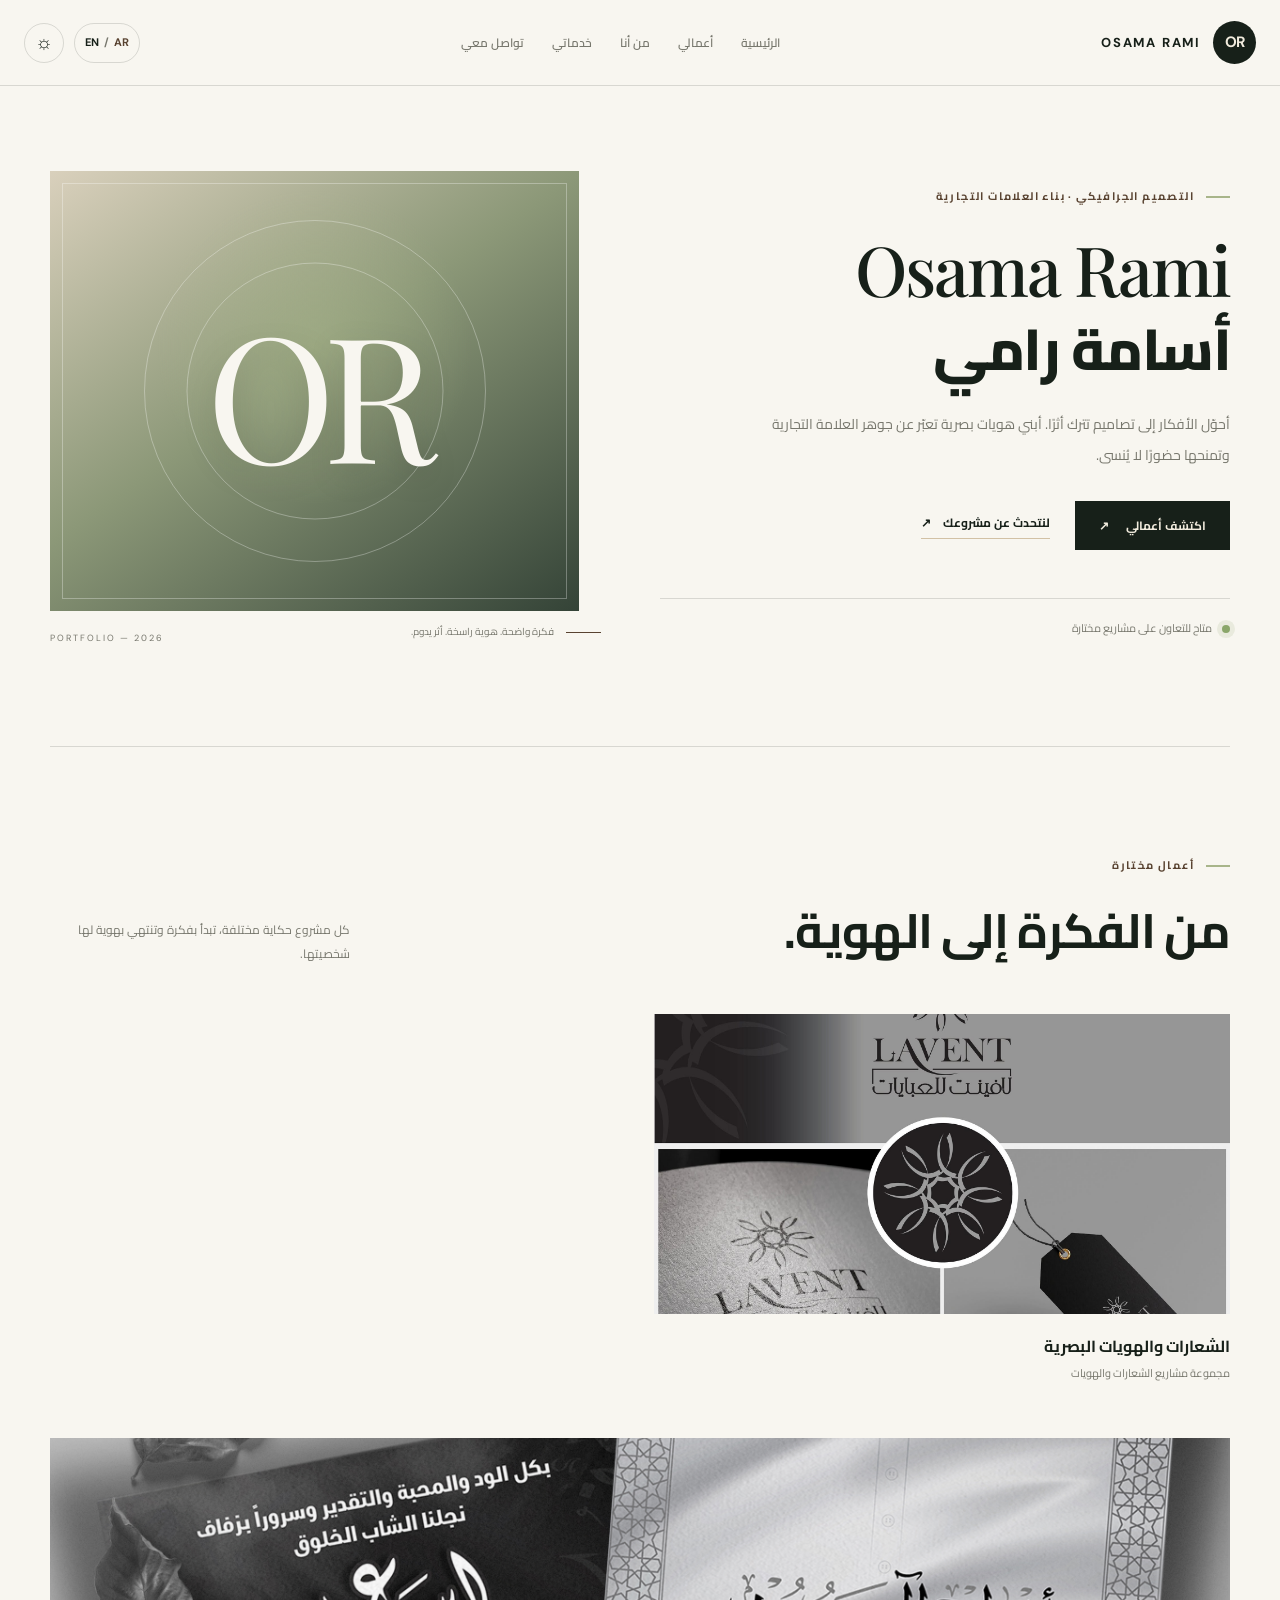
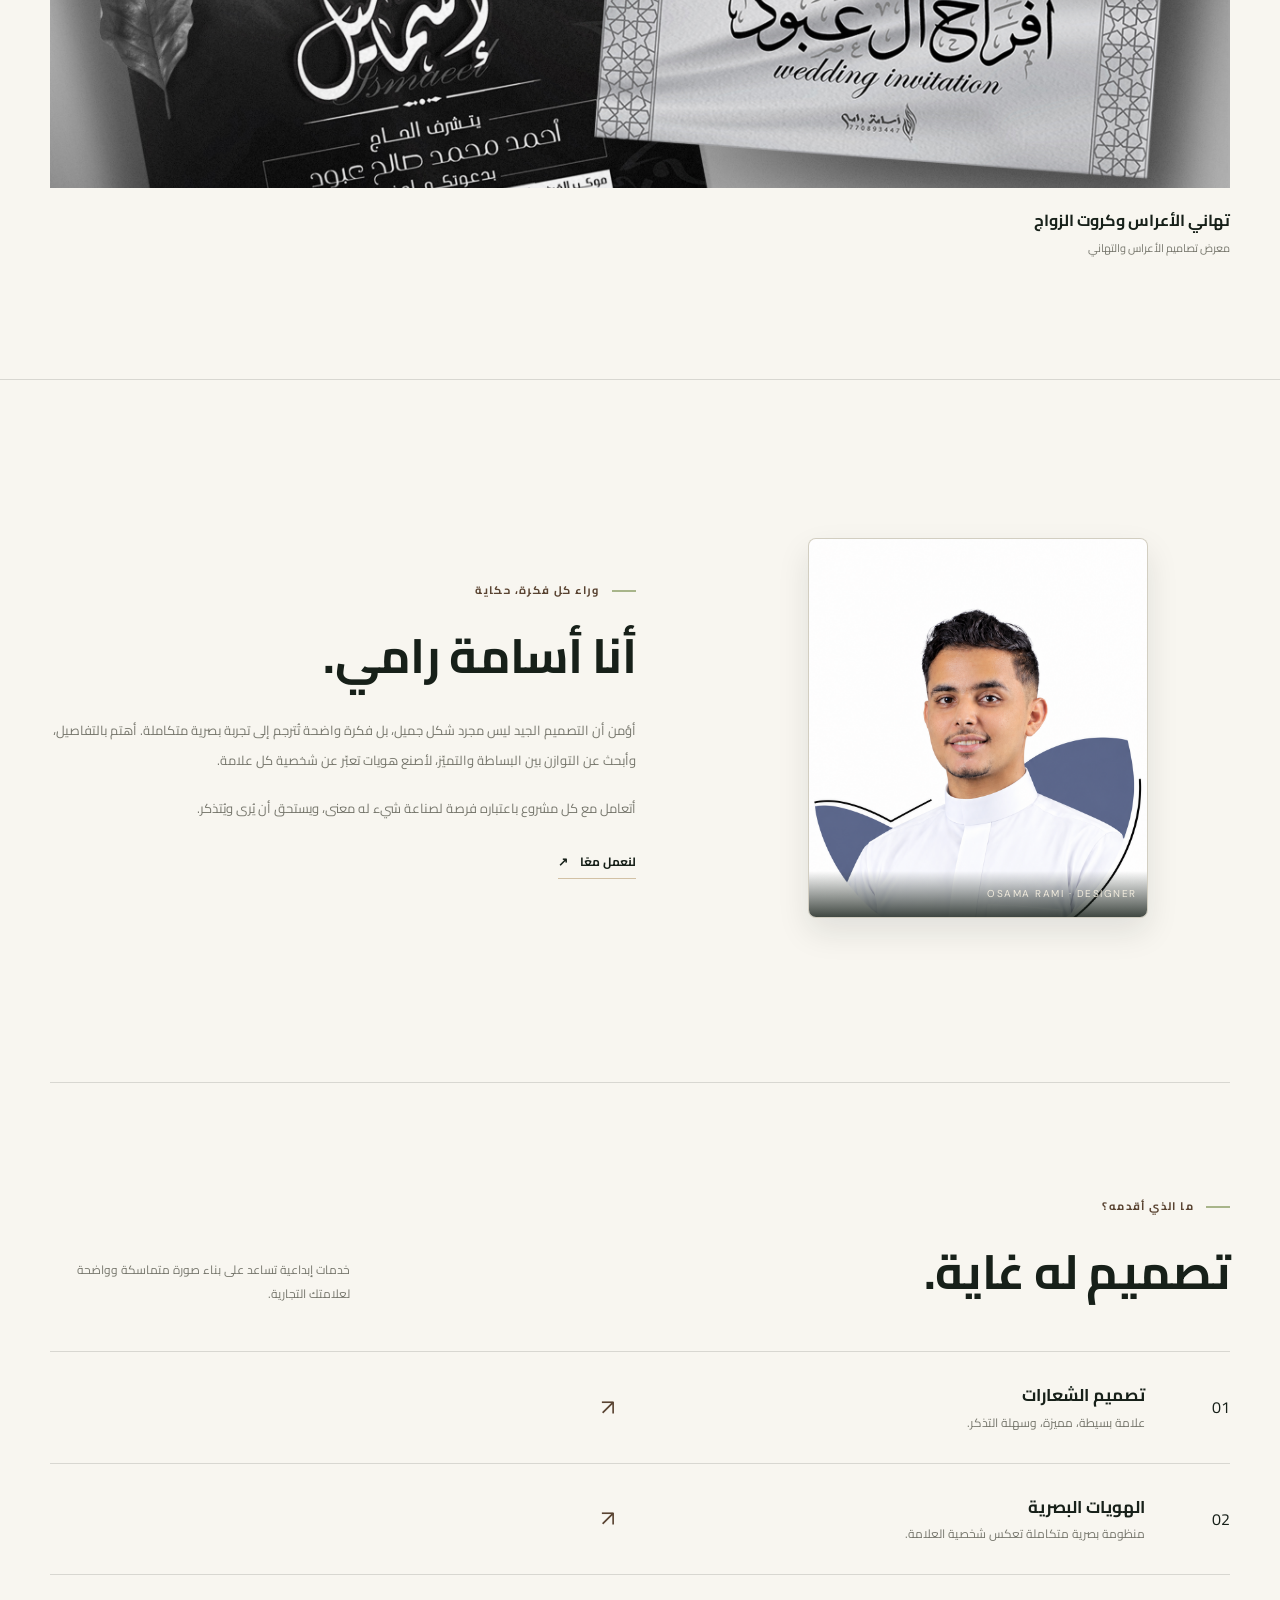
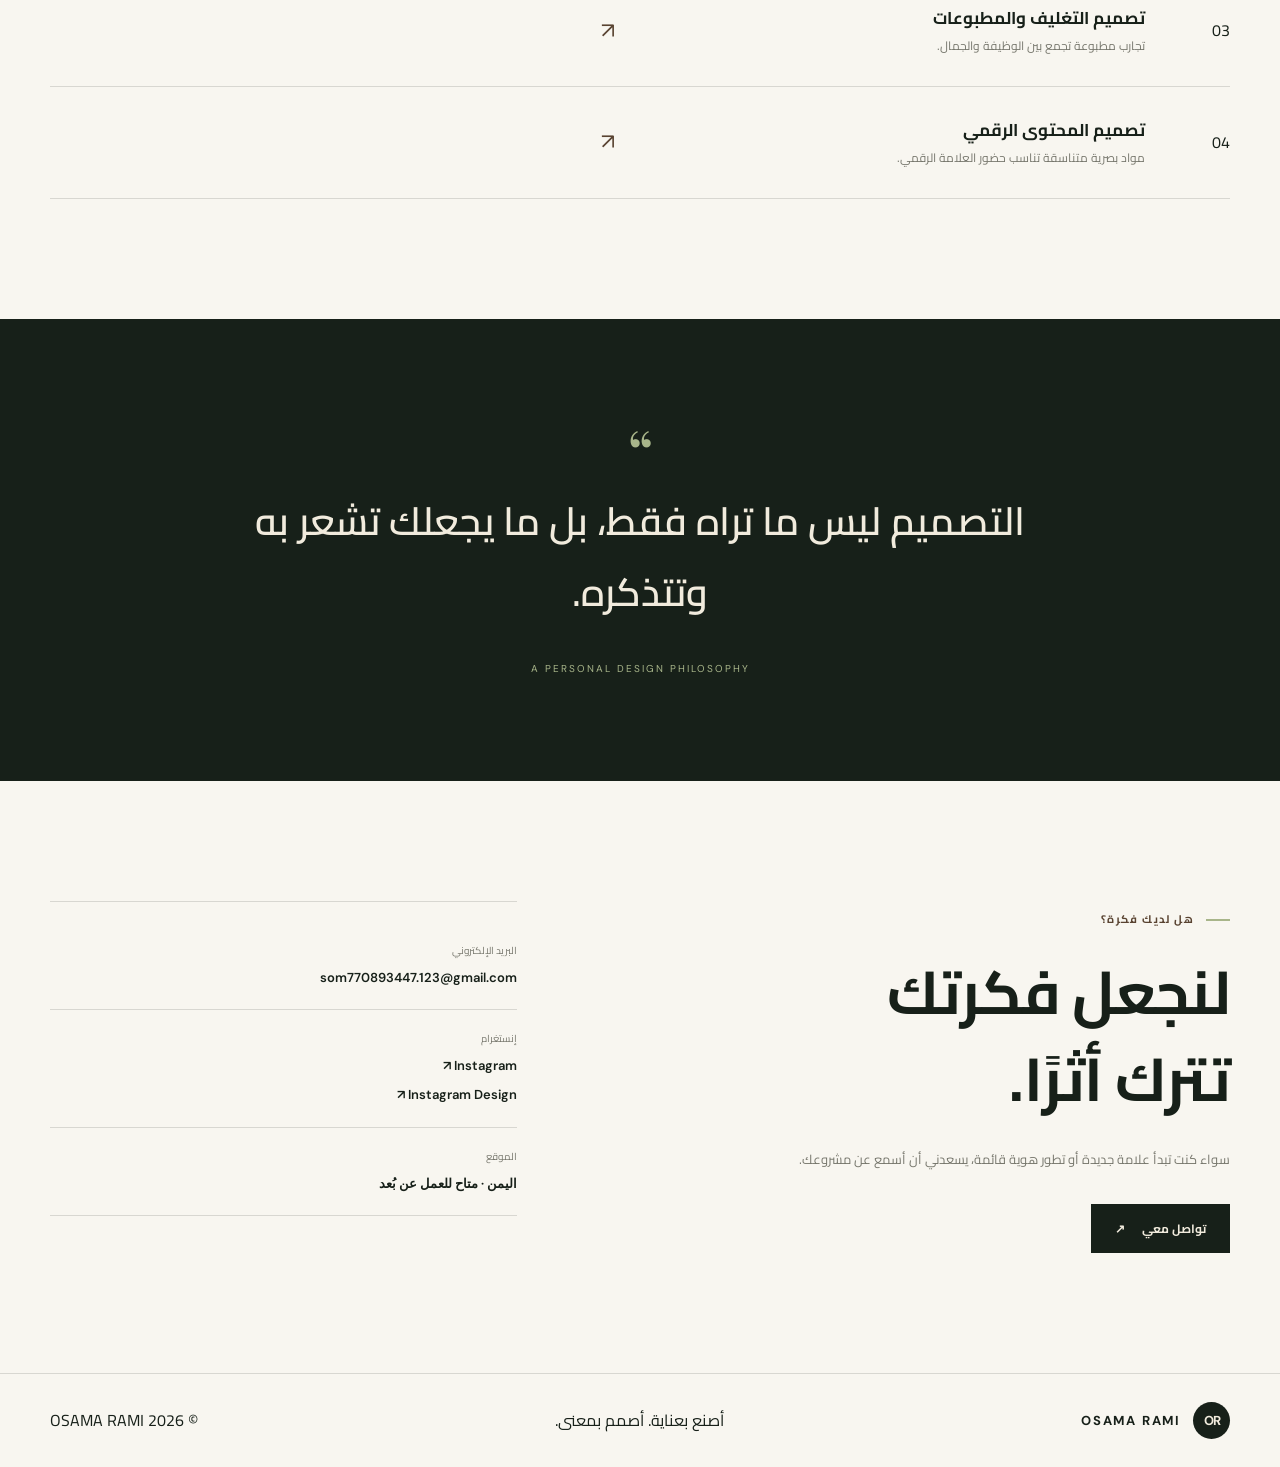
<file: index.html>
<!DOCTYPE html>
<html lang="ar" dir="rtl">
<head>
  <meta charset="UTF-8">
  <meta name="viewport" content="width=device-width, initial-scale=1.0">

  <title>أسامة رامي | مصمم جرافيك وهوية بصرية</title>

  <meta name="description" content="أسامة رامي، مصمم جرافيك متخصص في بناء الهويات البصرية وتصميم الشعارات والعلامات التجارية. Osama Rami — Graphic Designer & Visual Branding.">

  <meta name="theme-color" content="#172019">

  <meta property="og:title" content="Osama Rami — Visual Identity & Design">
  <meta property="og:description" content="أصمم هويات بصرية تحكي قصة، وتترك أثرًا.">
  <meta property="og:type" content="website">

  <link rel="preconnect" href="https://fonts.googleapis.com">
  <link rel="preconnect" href="https://fonts.gstatic.com" crossorigin>

  <link href="https://fonts.googleapis.com/css2?family=Cairo:wght@400;500;600;700;800&family=DM+Sans:wght@400;500;600;700&family=Playfair+Display:wght@400;500;600&display=swap" rel="stylesheet">

  <link rel="stylesheet" href="style.css">

  <script src="script.js" defer></script>
</head>

<body>

  <header class="site-header" id="top">
    <a class="brand" href="#top" aria-label="Osama Rami Home">
      <span class="brand-mark">OR</span>
      <span class="brand-name">OSAMA RAMI</span>
    </a>

    <button
      class="menu-toggle"
      id="menuToggle"
      type="button"
      aria-label="فتح القائمة"
      aria-expanded="false"
      aria-controls="mainNav"
    >
      <span></span>
      <span></span>
    </button>

    <nav class="main-nav" id="mainNav">
      <a href="#top" data-ar="الرئيسية" data-en="Home">الرئيسية</a>
      <a href="#work" data-ar="أعمالي" data-en="Selected Work">أعمالي</a>
      <a href="#about" data-ar="من أنا" data-en="About">من أنا</a>
      <a href="#services" data-ar="خدماتي" data-en="Services">خدماتي</a>
      <a href="#contact" data-ar="تواصل معي" data-en="Contact">تواصل معي</a>
    </nav>

    <div class="header-actions">
      <button class="language-toggle" id="languageToggle" type="button" aria-label="Switch language">
        <span class="lang-ar active">AR</span>
        <span class="language-divider">/</span>
        <span class="lang-en">EN</span>
      </button>

      <button class="theme-toggle" id="themeToggle" type="button" aria-label="تغيير المظهر">
        <span aria-hidden="true">☼</span>
      </button>
    </div>
  </header>

  <main>

    <!-- HERO -->
    <section class="hero section-shell" id="home">
      <div class="hero-copy">
        <span class="eyebrow"
          data-ar="التصميم الجرافيكي · بناء العلامات التجارية"
          data-en="GRAPHIC DESIGN · VISUAL BRANDING">
          التصميم الجرافيكي · بناء العلامات التجارية
        </span>

        <h1>
          <span class="hero-name-en">Osama Rami</span>
          <span class="hero-name-ar">أسامة رامي</span>
        </h1>

        <p class="hero-description"
          data-ar="أحوّل الأفكار إلى تصاميم تترك أثرًا. أبني هويات بصرية تعبّر عن جوهر العلامة التجارية وتمنحها حضورًا لا يُنسى."
          data-en="I turn ideas into designs that leave a lasting impression. Building visual identities that capture the essence of a brand.">
          أحوّل الأفكار إلى تصاميم تترك أثرًا. أبني هويات بصرية تعبّر عن جوهر العلامة التجارية وتمنحها حضورًا لا يُنسى.
        </p>

        <div class="hero-actions">
          <a class="button button-primary" href="#work">
            <span data-ar="اكتشف أعمالي" data-en="Explore My Work">اكتشف أعمالي</span>
            <span aria-hidden="true">↗</span>
          </a>

          <a class="text-link" href="#contact">
            <span data-ar="لنتحدث عن مشروعك" data-en="Let's Talk">لنتحدث عن مشروعك</span>
            <span aria-hidden="true">↗</span>
          </a>
        </div>

        <div class="hero-bottom">
          <span class="availability-dot"></span>
          <span
            data-ar="متاح للتعاون على مشاريع مختارة"
            data-en="Available for selected projects">
            متاح للتعاون على مشاريع مختارة
          </span>
        </div>
      </div>

      <div class="hero-visual">
        <div class="hero-image image-branding" role="img" aria-label="عرض فني لهوية بصرية">
          <div class="visual-overlay"></div>

          

          <div class="visual-monogram">OR</div>

          
        </div>

        <div class="hero-side-note">
          <span class="side-line"></span>
          <span
            data-ar="فكرة واضحة. هوية راسخة. أثر يدوم."
            data-en="Clear ideas. Distinct identities. Lasting impact.">
            فكرة واضحة. هوية راسخة. أثر يدوم.
          </span>
        </div>

        <span class="hero-index">PORTFOLIO — 2026</span>
      </div>
    </section>

    <!-- SELECTED WORK -->
    <section class="work-section section-shell" id="work">
      <div class="section-heading">
        <div>
          <span class="eyebrow"
            data-ar="أعمال مختارة"
            data-en="SELECTED PROJECTS">أعمال مختارة</span>

          <h2 data-ar="من الفكرة إلى الهوية." data-en="Ideas into identities.">
            من الفكرة إلى الهوية.
          </h2>
        </div>

        <p
          data-ar="كل مشروع حكاية مختلفة، تبدأ بفكرة وتنتهي بهوية لها شخصيتها."
          data-en="Every project tells a different story, shaped into a distinctive visual identity.">
          كل مشروع حكاية مختلفة، تبدأ بفكرة وتنتهي بهوية لها شخصيتها.
        </p>
      </div>

      


<div class="project-grid">

  <!-- قسم الشعارات والهويات البصرية -->
  <article class="project-card project-large">
    <a class="project-image project-image-one"
       href="projects/branding.html"
       aria-label="تصفح الشعارات والهويات البصرية">
      <img
        src="images/branding/IMG_20261026_212423_791.jpg"
        alt="الشعارات والهويات البصرية"
        style="width:100%;height:100%;object-fit:cover;position:absolute;inset:0;"
        loading="lazy">
      <span class="project-category">LOGOS & BRAND IDENTITY</span>
      <span class="project-arrow">↗</span>
    </a>
    <div class="project-info">
      <div>
        <h3 data-ar="الشعارات والهويات البصرية"
            data-en="Logos & Visual Identity">
          الشعارات والهويات البصرية
        </h3>
        <p data-ar="مجموعة مشاريع الشعارات والهويات"
           data-en="Logo and identity projects">
          مجموعة مشاريع الشعارات والهويات
        </p>
      </div>
      <span class="project-number">01</span>
    </div>
  </article>

  <!-- قسم تهاني الأعراس وكروت الزواج -->
  <article class="project-card project-wide">
    <a class="project-image project-image-four"
       href="projects/weddings.html"
       aria-label="تصفح تهاني الأعراس وكروت الزواج">
      
<img
  src="images/weddings/wedding-mockup-01.jpg"
  alt="تصميم تهنئة زواج"
  style="width:100%;height:100%;object-fit:cover;position:absolute;inset:0;"
  loading="lazy">

      <span class="project-category">WEDDING DESIGNS</span>
      <span class="project-arrow">↗</span>
    </a>
    <div class="project-info">
      <div>
        <h3 data-ar="تهاني الأعراس وكروت الزواج"
            data-en="Wedding Greetings & Invitations">
          تهاني الأعراس وكروت الزواج
        </h3>
        <p data-ar="معرض تصاميم الأعراس والتهاني"
           data-en="Wedding invitations and greetings gallery">
          معرض تصاميم الأعراس والتهاني
        </p>
      </div>
      <span class="project-number">02</span>
    </div>
  </article>

</div>


    
    </section>

    <!-- ABOUT -->
    <section class="about-section" id="about">
      
<div class="about-image about-image-floating">
  <div class="about-image-frame">
    <img
      src="images/osama-rami.jpg"
      alt="أسامة رامي، مصمم جرافيك"
      class="about-portrait"
      loading="lazy">
    <span class="about-image-caption">OSAMA RAMI · DESIGNER</span>
  </div>
  <span class="portrait-decoration" aria-hidden="true">AR</span>
</div>


      <div class="about-copy">
        <span class="eyebrow"
          data-ar="وراء كل فكرة، حكاية"
          data-en="THE MIND BEHIND THE WORK">
          وراء كل فكرة، حكاية
        </span>

        <h2 data-ar="أنا أسامة رامي." data-en="I'm Osama Rami.">
          أنا أسامة رامي.
        </h2>

        <p
          data-ar="أؤمن أن التصميم الجيد ليس مجرد شكل جميل، بل فكرة واضحة تُترجم إلى تجربة بصرية متكاملة. أهتم بالتفاصيل، وأبحث عن التوازن بين البساطة والتميّز، لأصنع هويات تعبّر عن شخصية كل علامة."
          data-en="I believe great design is more than aesthetics. It is a clear idea translated into a thoughtful visual experience. Through detail, balance and simplicity, I aim to create identities that express the character of each brand.">
          أؤمن أن التصميم الجيد ليس مجرد شكل جميل، بل فكرة واضحة تُترجم إلى تجربة بصرية متكاملة. أهتم بالتفاصيل، وأبحث عن التوازن بين البساطة والتميّز، لأصنع هويات تعبّر عن شخصية كل علامة.
        </p>

        <p
          data-ar="أتعامل مع كل مشروع باعتباره فرصة لصناعة شيء له معنى، ويستحق أن يُرى ويُتذكر."
          data-en="Every project is an opportunity to create something meaningful, memorable and worth noticing.">
          أتعامل مع كل مشروع باعتباره فرصة لصناعة شيء له معنى، ويستحق أن يُرى ويُتذكر.
        </p>

        <a class="text-link" href="#contact">
          <span data-ar="لنعمل معًا" data-en="Let's work together">لنعمل معًا</span>
          <span aria-hidden="true">↗</span>
        </a>
      </div>
    </section>

    <!-- SERVICES -->
    <section class="services-section section-shell" id="services">
      <div class="section-heading">
        <div>
          <span class="eyebrow"
            data-ar="ما الذي أقدمه؟"
            data-en="WHAT I DO">ما الذي أقدمه؟</span>

          <h2 data-ar="تصميم له غاية." data-en="Design with purpose.">
            تصميم له غاية.
          </h2>
        </div>

        <p
          data-ar="خدمات إبداعية تساعد على بناء صورة متماسكة وواضحة لعلامتك التجارية."
          data-en="Creative services to help your brand build a consistent and distinctive presence.">
          خدمات إبداعية تساعد على بناء صورة متماسكة وواضحة لعلامتك التجارية.
        </p>
      </div>

      <div class="services-list">
        <article class="service-item">
          <span class="service-index">01</span>
          <div>
            <h3 data-ar="تصميم الشعارات" data-en="Logo Design">تصميم الشعارات</h3>
            <p data-ar="علامة بسيطة، مميزة، وسهلة التذكر."
               data-en="Distinctive marks designed to be remembered.">
              علامة بسيطة، مميزة، وسهلة التذكر.
            </p>
          </div>
          <span class="service-arrow">↗</span>
        </article>

        <article class="service-item">
          <span class="service-index">02</span>
          <div>
            <h3 data-ar="الهويات البصرية" data-en="Visual Identity">
              الهويات البصرية
            </h3>
            <p data-ar="منظومة بصرية متكاملة تعكس شخصية العلامة."
               data-en="A cohesive visual system that expresses your brand.">
              منظومة بصرية متكاملة تعكس شخصية العلامة.
            </p>
          </div>
          <span class="service-arrow">↗</span>
        </article>

        <article class="service-item">
          <span class="service-index">03</span>
          <div>
            <h3 data-ar="تصميم التغليف والمطبوعات"
               data-en="Packaging & Print">
              تصميم التغليف والمطبوعات
            </h3>
            <p data-ar="تجارب مطبوعة تجمع بين الوظيفة والجمال."
               data-en="Print experiences balancing function and aesthetics.">
              تجارب مطبوعة تجمع بين الوظيفة والجمال.
            </p>
          </div>
          <span class="service-arrow">↗</span>
        </article>

        <article class="service-item">
          <span class="service-index">04</span>
          <div>
            <h3 data-ar="تصميم المحتوى الرقمي"
               data-en="Digital Content">
              تصميم المحتوى الرقمي
            </h3>
            <p data-ar="مواد بصرية متناسقة تناسب حضور العلامة الرقمي."
               data-en="Consistent visual assets for your digital presence.">
              مواد بصرية متناسقة تناسب حضور العلامة الرقمي.
            </p>
          </div>
          <span class="service-arrow">↗</span>
        </article>
      </div>
    </section>

    <!-- PHILOSOPHY -->
    <section class="statement-section">
      <span class="statement-mark">“</span>
      <p
        data-ar="التصميم ليس ما تراه فقط، بل ما يجعلك تشعر به وتتذكره."
        data-en="Design is not only what you see, but what you feel and remember.">
        التصميم ليس ما تراه فقط، بل ما يجعلك تشعر به وتتذكره.
      </p>
      <span class="statement-caption">A PERSONAL DESIGN PHILOSOPHY</span>
    </section>

    <!-- CONTACT -->
    <section class="contact-section section-shell" id="contact">
      <div class="contact-copy">
        <span class="eyebrow"
          data-ar="هل لديك فكرة؟"
          data-en="HAVE A PROJECT IN MIND?">هل لديك فكرة؟</span>

        <h2
          data-ar="لنجعل فكرتك<br>تترك أثرًا."
          data-en="Let's make your<br>idea matter.">
          لنجعل فكرتك<br>تترك أثرًا.
        </h2>

        <p
          data-ar="سواء كنت تبدأ علامة جديدة أو تطور هوية قائمة، يسعدني أن أسمع عن مشروعك."
          data-en="Whether you're launching a new brand or refining an existing one, I'd love to hear about your project.">
          سواء كنت تبدأ علامة جديدة أو تطور هوية قائمة، يسعدني أن أسمع عن مشروعك.
        </p>

        <a class="button button-primary" id="contactButton" href="#contact">
          <span data-ar="تواصل معي" data-en="Get in touch">تواصل معي</span>
          <span aria-hidden="true">↗</span>
        </a>
      </div>

      <div class="contact-details">
        <div class="contact-detail">
          <span data-ar="البريد الإلكتروني" data-en="EMAIL">البريد الإلكتروني</span>
          <a href="mailto:som770893447.123@gmail.com">som770893447.123@gmail.com</a>
        </div>

        <div class="contact-detail">
          <span data-ar="إنستغرام" data-en="INSTAGRAM">إنستغرام</span>
          <a href="https://www.instagram.com/osama.rami123/" target="_blank" rel="noopener noreferrer">
            Instagram ↗
          </a>
          <a href="https://www.instagram.com/osama._design/" target="_blank" rel="noopener noreferrer">
  Instagram Design ↗
          </a>
        </div>

        <div class="contact-detail">
          <span data-ar="الموقع" data-en="LOCATION">الموقع</span>
          <span data-ar="اليمن · متاح للعمل عن بُعد"
                data-en="Yemen · Available worldwide">
            اليمن · متاح للعمل عن بُعد
          </span>
        </div>
      </div>
    </section>

  </main>

  <!-- FOOTER -->
  <footer class="site-footer">
    <a class="footer-brand" href="#top">
      <span class="brand-mark">OR</span>
      <span>OSAMA RAMI</span>
    </a>

    <p
      data-ar="أصنع بعناية. أصمم بمعنى."
      data-en="Made with care. Designed with meaning.">
      أصنع بعناية. أصمم بمعنى.
    </p>

    <span class="copyright">
      © <span id="currentYear">2026</span> OSAMA RAMI
    </span>
  </footer>

</body>
</html>
</file>
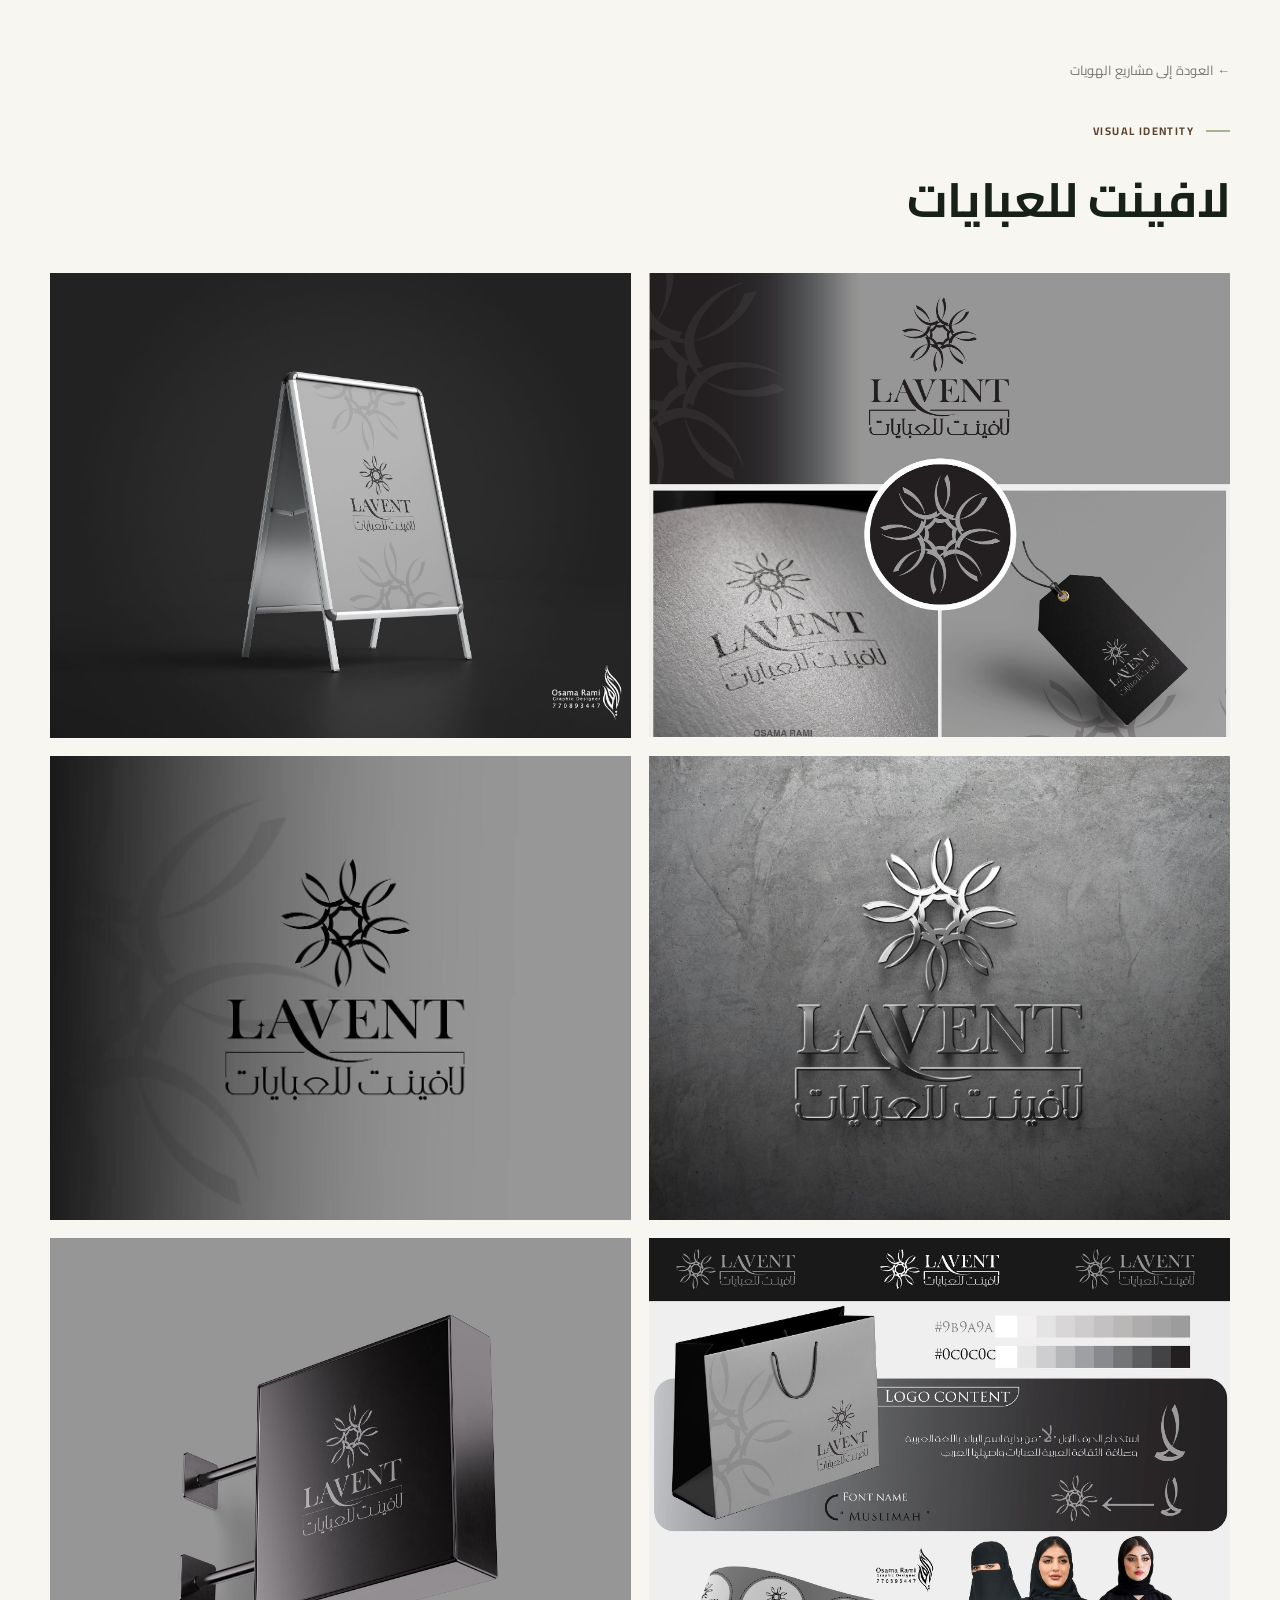
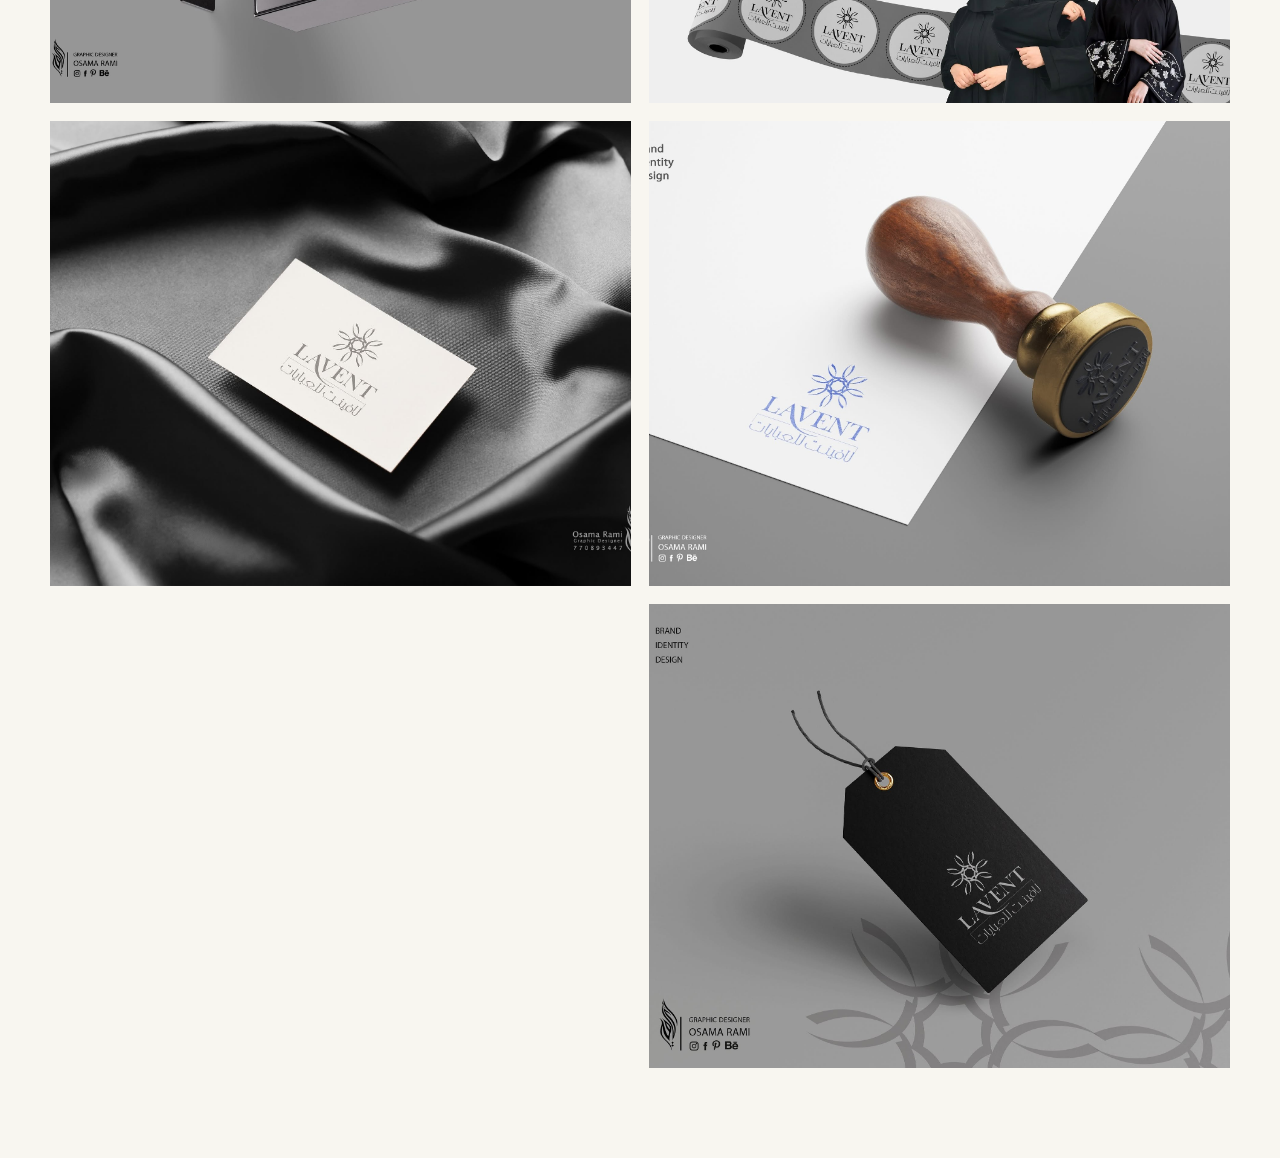
<file: projects/branding-01.html>
<!DOCTYPE html>
<html lang="ar" dir="rtl">
<head>
  <meta charset="UTF-8">
  <meta name="viewport" content="width=device-width, initial-scale=1">
  <meta name="theme-color" content="#F8F6F0">
  <title>مشروع الهوية البصرية | أسامة رامي</title>
  <meta name="description" content="مشروع من أعمال أسامة رامي في تصميم الشعارات والهويات البصرية.">
  <link rel="stylesheet" href="../style.css">

  <style>
    .project-detail{padding-top:55px;padding-bottom:90px}
    .project-back{display:inline-block;margin-bottom:30px;color:var(--muted);font-size:13px}
    .project-detail-header{max-width:760px;margin-bottom:35px}
    .project-detail-header h1{font-size:clamp(30px,5vw,48px);line-height:1.6;margin-bottom:12px}
    .project-detail-header p{color:var(--muted);line-height:2}
    .project-detail-gallery{display:grid;grid-template-columns:repeat(2,minmax(0,1fr));gap:18px}
    .project-detail-gallery img{display:block;width:100%;height:auto;align-self:start;background:var(--card)}
    .gallery-message{color:var(--muted);line-height:2}
    @media(max-width:600px){.project-detail-gallery{grid-template-columns:1fr;gap:14px}}
  </style>
</head>
<body>
  <main class="project-detail section-shell">
    <a class="project-back" href="branding.html">← العودة إلى مشاريع الهويات</a>

    <header class="project-detail-header">
      <span class="eyebrow">VISUAL IDENTITY</span>
      <h1 id="projectTitle">مشروع الهوية البصرية الأول</h1>
      <p id="projectDescription"></p>
    </header>

    <section class="project-detail-gallery" id="projectGallery" aria-label="صور المشروع">
      <p class="gallery-message">جارٍ تحميل الصور...</p>
    </section>
  </main>

  <script>
    const projectId = "branding-01";
    const gallery = document.getElementById("projectGallery");

    fetch("../projects.json")
      .then(response => {
        if (!response.ok) throw new Error("تعذر تحميل البيانات");
        return response.json();
      })
      .then(data => {
        const project = data.projects.find(item => item.id === projectId);

        if (!project) throw new Error("المشروع غير موجود");

        document.title = project.titleAr + " | أسامة رامي";
        document.getElementById("projectTitle").textContent = project.titleAr;
        document.getElementById("projectDescription").textContent =
          project.descriptionAr || "";

        gallery.replaceChildren();

        project.images.forEach((path, index) => {
          const image = document.createElement("img");
          image.src = "../" + path;
          image.alt = "صورة من المشروع " + (index + 1);
          image.loading = "lazy";
          gallery.appendChild(image);
        });
      })
      .catch(() => {
        gallery.innerHTML =
          '<p class="gallery-message">تعذر تحميل صور المشروع. تحقق من ملف projects.json ومسارات الصور.</p>';
      });
  </script>
</body>
</html>
</file>
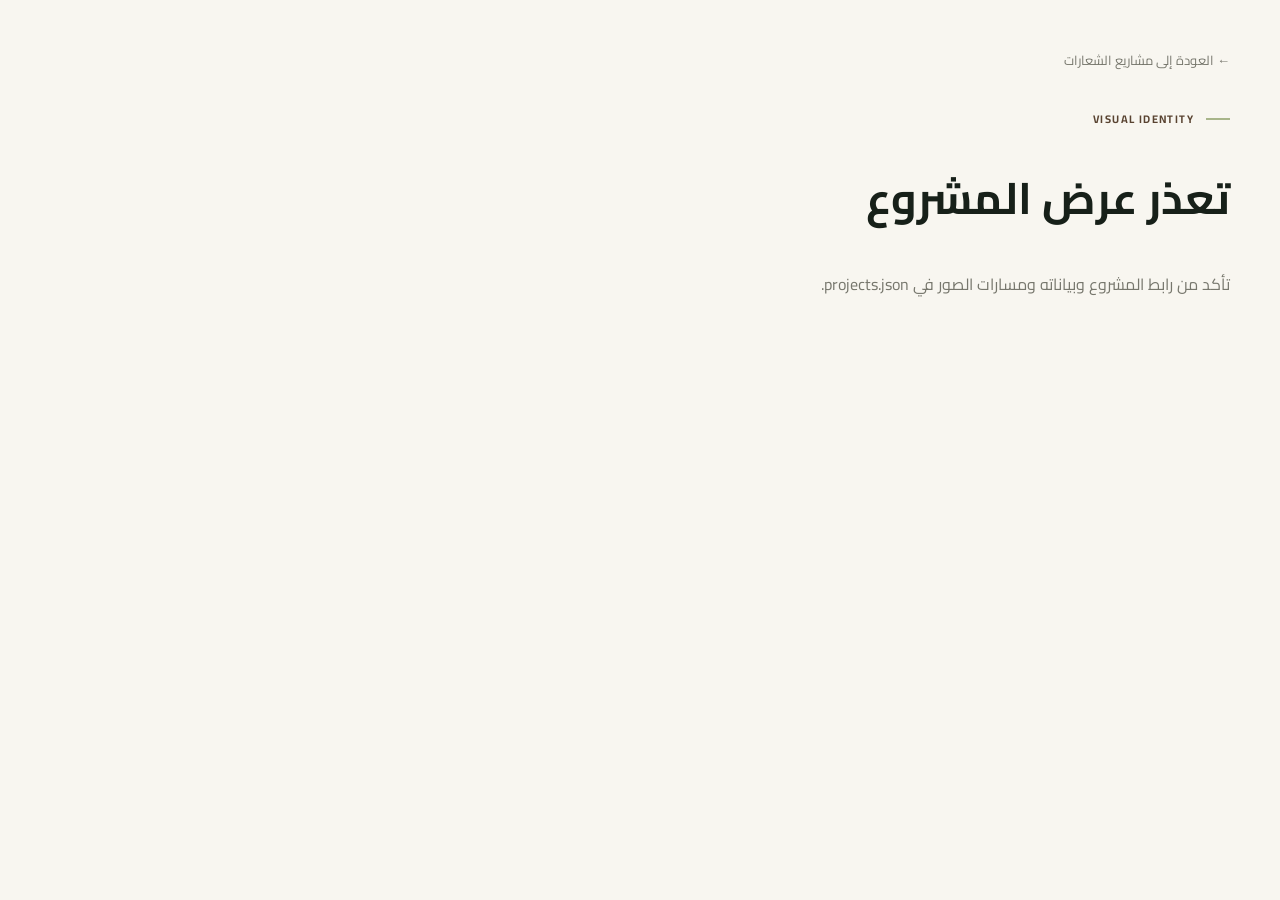
<file: projects/branding-project.html>
<!DOCTYPE html>
<html lang="ar" dir="rtl">
<head>
  <meta charset="UTF-8">
  <meta name="viewport" content="width=device-width, initial-scale=1">
  <meta name="theme-color" content="#F8F6F0">
  <title>تفاصيل المشروع | أسامة رامي</title>
  <meta name="description" content="استعرض صور مشاريع الشعارات والهويات البصرية.">
  <link rel="stylesheet" href="../style.css">

  <style>
    .project-detail {
      padding-top: 45px;
      padding-bottom: 80px;
    }

    .project-back {
      display: inline-block;
      margin-bottom: 28px;
      color: var(--muted);
      font-size: 13px;
    }

    .project-detail-header {
      margin-bottom: 32px;
    }

    .project-detail-header h1 {
      font-size: clamp(28px, 5vw, 44px);
      line-height: 1.7;
      margin: 12px 0;
    }

    .project-detail-header p {
      color: var(--muted);
      line-height: 2;
    }

    .project-detail-gallery {
      display: grid;
      grid-template-columns: repeat(2, minmax(0, 1fr));
      gap: 18px;
    }

    .project-detail-gallery img {
      display: block;
      width: 100%;
      height: auto;
      background: var(--card);
    }

    .gallery-message {
      color: var(--muted);
      line-height: 2;
    }

    @media (max-width: 600px) {
      .project-detail-gallery {
        grid-template-columns: 1fr;
        gap: 14px;
      }
    }
  </style>
</head>

<body>
  <main class="project-detail section-shell">
    <a class="project-back" href="branding.html">
      ← العودة إلى مشاريع الشعارات
    </a>

    <header class="project-detail-header">
      <span class="eyebrow">VISUAL IDENTITY</span>
      <h1 id="projectTitle">جارٍ تحميل المشروع...</h1>
      <p id="projectDescription"></p>
    </header>

    <section
      class="project-detail-gallery"
      id="projectGallery"
      aria-label="صور المشروع"
    ></section>
  </main>

  <script>
    const params = new URLSearchParams(window.location.search);
    const projectId = params.get("id");
    const gallery = document.getElementById("projectGallery");
    const titleElement = document.getElementById("projectTitle");
    const descriptionElement =
      document.getElementById("projectDescription");

    fetch("../projects.json")
      .then(response => {
        if (!response.ok) {
          throw new Error("تعذر تحميل البيانات");
        }
        return response.json();
      })
      .then(data => {
        const project = data.projects.find(
          item =>
            item.id === projectId &&
            item.category === "branding"
        );

        if (!project) {
          throw new Error("المشروع غير موجود");
        }

        document.title = project.titleAr + " | أسامة رامي";
        titleElement.textContent = project.titleAr;
        descriptionElement.textContent =
          project.descriptionAr || "";

        gallery.replaceChildren();

        project.images.forEach((path, index) => {
          const image = document.createElement("img");
          image.src = "../" + path;
          image.alt = "صورة من المشروع " + (index + 1);
          image.loading = "lazy";
          gallery.appendChild(image);
        });
      })
      .catch(() => {
        titleElement.textContent = "تعذر عرض المشروع";

        const message = document.createElement("p");
        message.className = "gallery-message";
        message.textContent =
          "تأكد من رابط المشروع وبياناته ومسارات الصور في projects.json.";

        gallery.replaceChildren(message);
      });
  </script>
</body>
</html>
</file>
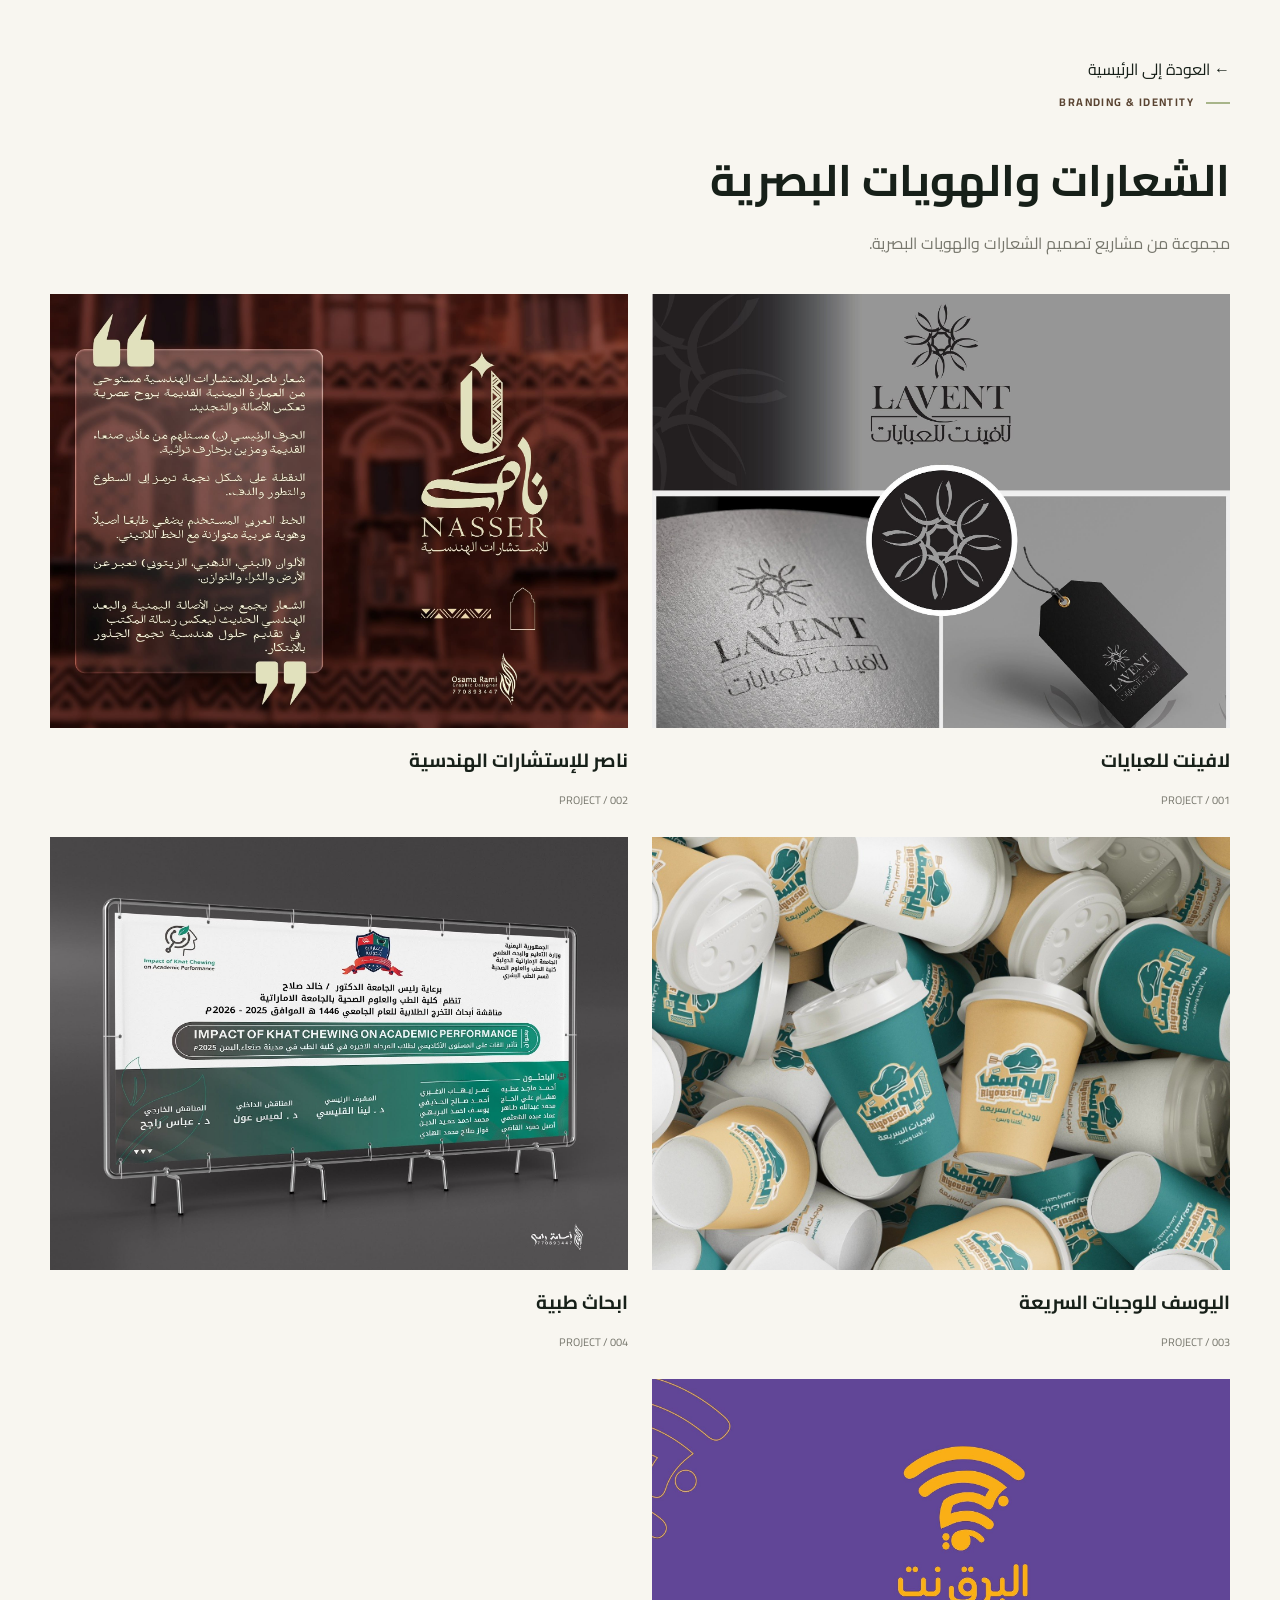
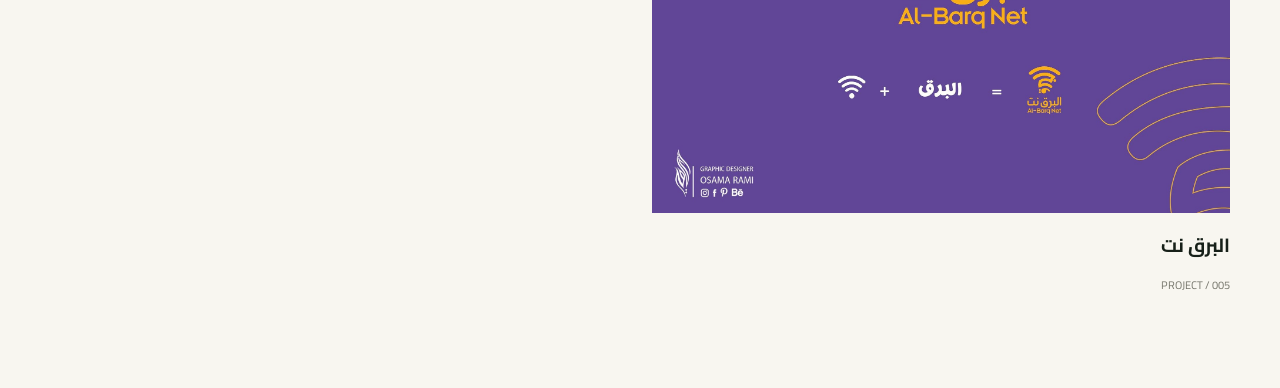
<file: projects/branding.html>
<!DOCTYPE html>
<html lang="ar" dir="rtl">
<head>
  <meta charset="UTF-8">
  <meta name="viewport" content="width=device-width, initial-scale=1">
  <meta name="theme-color" content="#F8F6F0">
  <title>الشعارات والهويات البصرية | أسامة رامي</title>
  <meta name="description" content="استكشف مشاريع تصميم الشعارات والهويات البصرية.">
  <link rel="stylesheet" href="../style.css">

  <style>
    .brand-page {
      padding-top: 55px;
      padding-bottom: 90px;
    }

    .brand-heading {
      margin-bottom: 35px;
    }

    .brand-heading h1 {
      font-size: clamp(28px, 5vw, 44px);
      line-height: 1.6;
      margin: 12px 0;
    }

    .brand-heading p {
      color: var(--muted);
      line-height: 2;
    }

    .brand-projects {
      display: grid;
      grid-template-columns: repeat(2, minmax(0, 1fr));
      gap: 24px;
    }

    .brand-project {
      display: block;
      color: inherit;
      text-decoration: none;
    }

    .brand-project-cover {
      display: block;
      overflow: hidden;
      background: var(--card);
      aspect-ratio: 4 / 3;
    }

    .brand-project-cover img {
      width: 100%;
      height: 100%;
      display: block;
      object-fit: cover;
      transition: transform .3s ease;
    }

    .brand-project:hover img {
      transform: scale(1.03);
    }

    .brand-project h2 {
      font-size: 19px;
      margin: 15px 0 7px;
    }

    .project-index {
      color: var(--muted);
      font-size: 11px;
      direction: ltr;
      display: inline-block;
    }

    .empty-message {
      color: var(--muted);
      line-height: 2;
    }

    @media (max-width: 600px) {
      .brand-projects {
        grid-template-columns: 1fr;
        gap: 28px;
      }
    }
  </style>
</head>

<body>
  <main class="brand-page section-shell">
    <a href="../index.html">← العودة إلى الرئيسية</a>

    <header class="brand-heading">
      <span class="eyebrow">BRANDING & IDENTITY</span>
      <h1>الشعارات والهويات البصرية</h1>
      <p>مجموعة من مشاريع تصميم الشعارات والهويات البصرية.</p>
    </header>

    <section class="brand-projects" id="brandProjects">
      <p class="empty-message">جارٍ تحميل المشاريع...</p>
    </section>
  </main>

  <script>
    const container = document.getElementById("brandProjects");

    fetch("../projects.json")
      .then(response => {
        if (!response.ok) {
          throw new Error("تعذر تحميل المشاريع");
        }
        return response.json();
      })
      .then(data => {
        const projects = data.projects.filter(
          project => project.category === "branding"
        );

        container.replaceChildren();

        if (projects.length === 0) {
          const message = document.createElement("p");
          message.className = "empty-message";
          message.textContent = "لا توجد مشاريع مضافة حاليًا.";
          container.appendChild(message);
          return;
        }

        projects.forEach((project, index) => {
          const link = document.createElement("a");
          link.className = "brand-project";
          link.href =
            "branding-project.html?id=" +
            encodeURIComponent(project.id);

          const cover = document.createElement("span");
          cover.className = "brand-project-cover";

          const image = document.createElement("img");
          image.src = "../" + project.cover;
          image.alt = project.titleAr;
          image.loading = "lazy";

          cover.appendChild(image);

          const title = document.createElement("h2");
          title.textContent = project.titleAr;

          const number = document.createElement("span");
          number.className = "project-index";
          number.textContent =
            "PROJECT / " + String(index + 1).padStart(3, "0");

          link.append(cover, title, number);
          container.appendChild(link);
        });
      })
      .catch(() => {
        container.replaceChildren();

        const message = document.createElement("p");
        message.className = "empty-message";
        message.textContent =
          "تعذر تحميل المشاريع. تحقق من ملف projects.json.";
        container.appendChild(message);
      });
  </script>
</body>
</html>
</file>
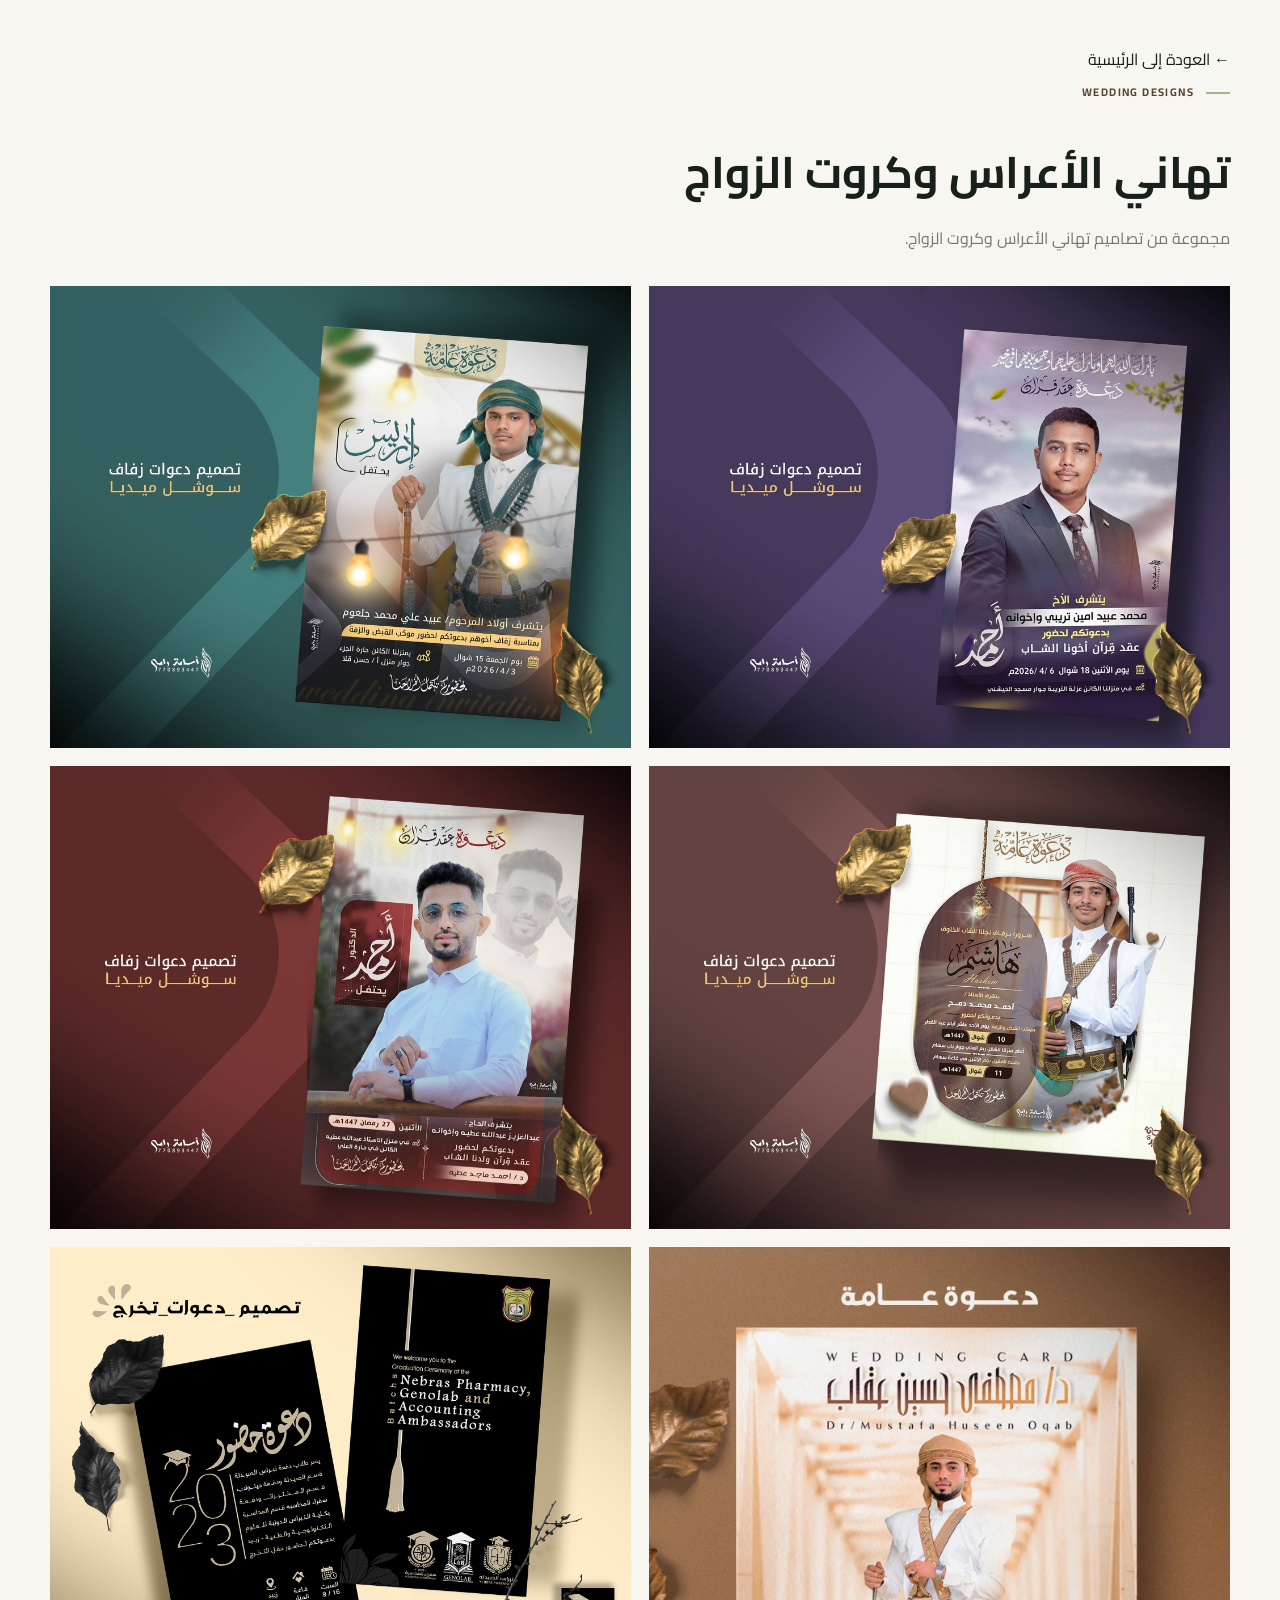
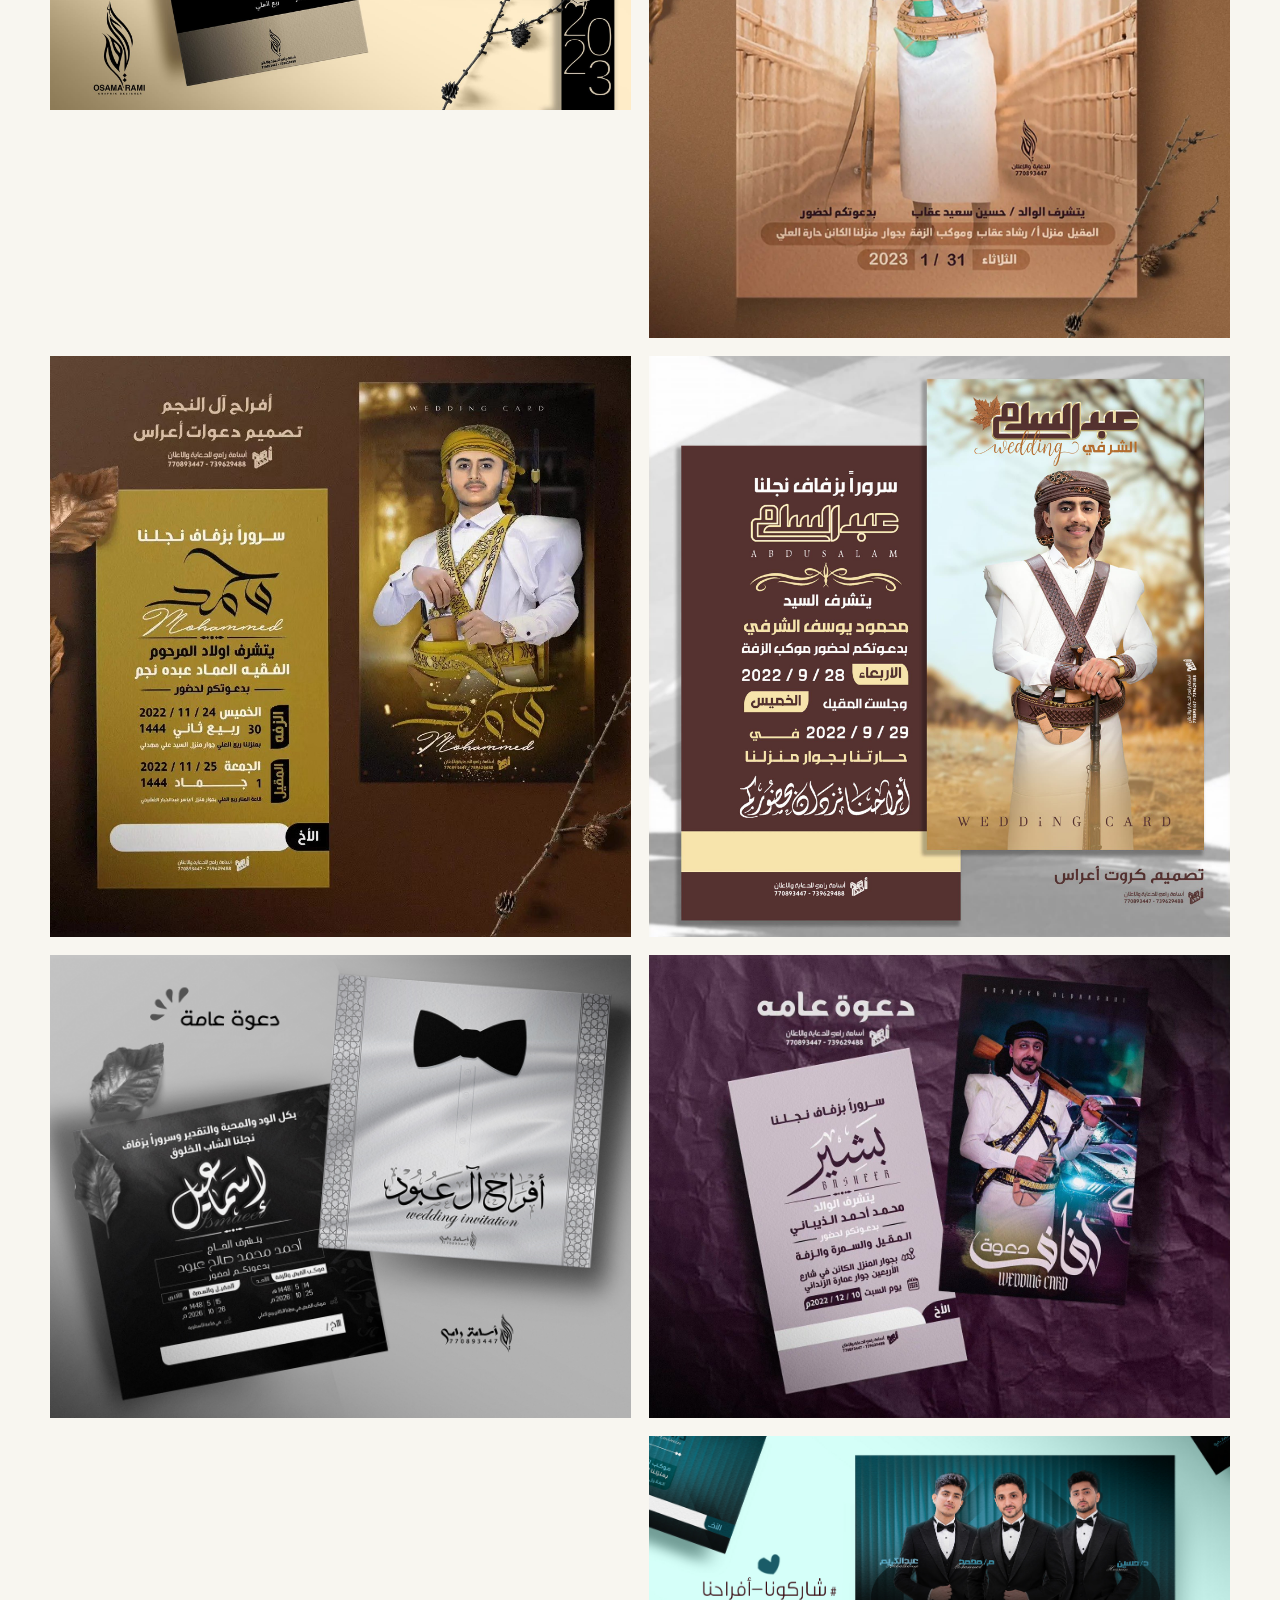
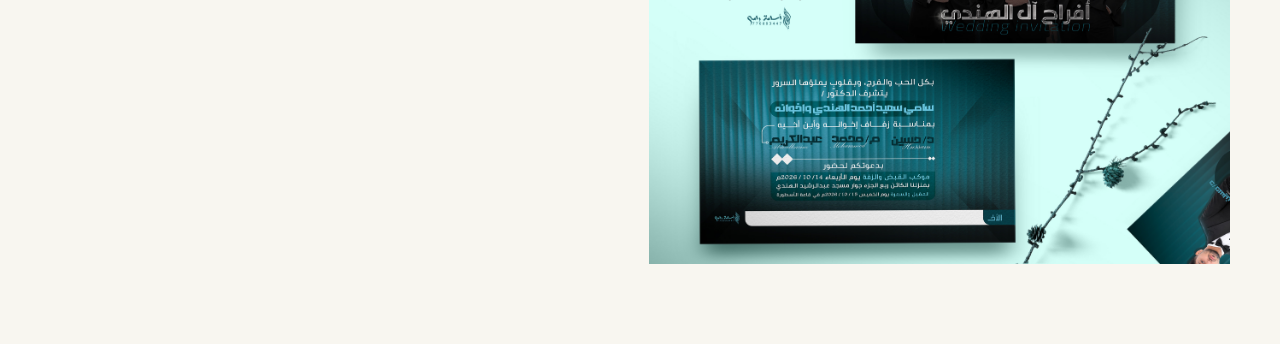
<file: projects/weddings.html>
<!DOCTYPE html>
<html lang="ar" dir="rtl">
<head>
  <meta charset="UTF-8">
  <meta name="viewport" content="width=device-width, initial-scale=1">
  <meta name="theme-color" content="#F8F6F0">
  <title>تهاني الأعراس وكروت الزواج | أسامة رامي</title>
  <meta name="description" content="معرض تهاني الأعراس وتصاميم كروت الزواج من أعمال أسامة رامي.">
  <link rel="stylesheet" href="../style.css">

  <style>
    .weddings-page {
      padding-top: 45px;
      padding-bottom: 80px;
    }

    .weddings-heading {
      margin-bottom: 32px;
    }

    .weddings-heading h1 {
      font-size: clamp(28px, 5vw, 44px);
      line-height: 1.7;
      margin: 12px 0;
    }

    .weddings-heading p {
      color: var(--muted);
      line-height: 2;
    }

    .wedding-gallery {
      display: grid;
      grid-template-columns: repeat(2, minmax(0, 1fr));
      gap: 18px;
      align-items: start;
    }

    .wedding-gallery img {
      display: block;
      width: 100%;
      height: auto;
      background: var(--card);
    }

    .gallery-message {
      color: var(--muted);
      line-height: 2;
    }

    @media (max-width: 600px) {
      .wedding-gallery {
        grid-template-columns: 1fr;
        gap: 14px;
      }
    }
  </style>
</head>

<body>
  <main class="weddings-page section-shell">
    <a href="../index.html">← العودة إلى الرئيسية</a>

    <header class="weddings-heading">
      <span class="eyebrow">WEDDING DESIGNS</span>
      <h1>تهاني الأعراس وكروت الزواج</h1>
      <p>مجموعة من تصاميم تهاني الأعراس وكروت الزواج.</p>
    </header>

    <section
      class="wedding-gallery"
      id="weddingGallery"
      aria-label="معرض تهاني الأعراس وكروت الزواج"
    >
      <p class="gallery-message">جارٍ تحميل الصور...</p>
    </section>
  </main>

  <script>
    const images = [
      "IMG_20261026_221856_694.jpg",
      "IMG_20261026_221856_819.jpg",
      "IMG_20261026_221856_833.jpg",
      "IMG_20261026_221856_932.jpg",
      "IMG_20261026_221907_734.jpg",
      "IMG_20261026_221911_095.jpg",
      "IMG_20261026_221915_084.jpg",
      "IMG_20261027_200416_144.jpg",
      "IMG_20261027_200417_980.jpg",
      "wedding-mockup-01.jpg",
      "wedding-mockup-02.jpg"
    ];

    const gallery = document.getElementById("weddingGallery");
    gallery.replaceChildren();

    images.forEach((filename, index) => {
      const image = document.createElement("img");
      image.src = "../images/weddings/" + filename;
      image.alt = "تصميم زفاف " + (index + 1);
      image.loading = "lazy";
      gallery.appendChild(image);
    });
  </script>
</body>
</html>
</file>
<file: style.css>
/* OSAMA RAMI — PREMIUM PORTFOLIO */

@import url('https://fonts.googleapis.com/css2?family=Cairo:wght@400;500;600;700;800&family=DM+Sans:wght@400;500;600;700&family=Playfair+Display:wght@400;500;600&display=swap');

:root {
  --espresso: #172019;
  --coffee: #594331;
  --pistachio: #A8B58A;
  --cream: #F1EBDD;
  --sand: #D2C1A5;
  --page: #F8F6F0;
  --card: #EEE9DE;
  --muted: #77776D;
  --line: rgba(23, 32, 25, .14);
  --radius: 5px;
  --transition: .3s ease;
}

* {
  box-sizing: border-box;
  margin: 0;
  padding: 0;
}

html {
  scroll-behavior: smooth;
  scroll-padding-top: 100px;
}

body {
  font-family: 'Cairo', sans-serif;
  background: var(--page);
  color: var(--espresso);
  line-height: 1.8;
  overflow-x: clip;
  width: 100%;
  min-width: 0;
  transition: background var(--transition), color var(--transition);
}

body[dir="ltr"] {
  font-family: 'DM Sans', sans-serif;
}

body.dark-theme {
  --page: #172019;
  --card: #222D24;
  --espresso: #F1EBDD;
  --cream: #242D25;
  --sand: #7F8B6B;
  --muted: #B7B7AA;
  --line: rgba(241, 235, 221, .16);
  --coffee: #C6D0A8;
}

a {
  color: inherit;
  text-decoration: none;
}

button {
  font: inherit;
  cursor: pointer;
}

button,
a {
  -webkit-tap-highlight-color: transparent;
}

button:focus-visible,
a:focus-visible {
  outline: 2px solid var(--pistachio);
  outline-offset: 4px;
}

::selection {
  background: var(--pistachio);
  color: #172019;
}

.section-shell {
  width: min(1180px, calc(100% - 64px));
  margin-inline: auto;
}

.eyebrow {
  display: inline-flex;
  align-items: center;
  gap: 12px;
  color: var(--coffee);
  font-size: 11px;
  font-weight: 700;
  letter-spacing: 1.4px;
  margin-bottom: 20px;
}

.eyebrow::before {
  content: "";
  width: 24px;
  height: 2px;
  background: var(--pistachio);
}

body.dark-theme .eyebrow {
  color: var(--pistachio);
}

/* HEADER */


.site-header {
  position: sticky;
  top: 0;
  z-index: 1000;
  width: 100%;
  min-height: 86px;
  padding: 0 24px;
  display: flex;
  align-items: center;
  justify-content: space-between;
  gap: 28px;
  background: var(--page);
  border-bottom: 1px solid var(--line);
  box-sizing: border-box;
}


.brand,
.footer-brand {
  display: inline-flex;
  align-items: center;
  gap: 12px;
  flex-shrink: 0;
}

.brand-mark {
  width: 43px;
  height: 43px;
  display: grid;
  place-items: center;
  border-radius: 50%;
  background: var(--espresso);
  color: var(--cream);
  font-family: 'DM Sans', sans-serif;
  font-size: 15px;
  font-weight: 700;
  letter-spacing: -1px;
}

.brand-name,
.footer-brand > span:last-child {
  font-family: 'DM Sans', sans-serif;
  font-size: 13px;
  font-weight: 700;
  letter-spacing: 1.8px;
}

.main-nav {
  display: flex;
  align-items: center;
  gap: 28px;
}

.main-nav a {
  position: relative;
  padding: 8px 0;
  color: var(--muted);
  font-size: 12px;
  font-weight: 600;
  transition: color var(--transition);
}

.main-nav a::after {
  content: "";
  position: absolute;
  bottom: 0;
  inset-inline-start: 0;
  width: 0;
  height: 2px;
  background: var(--pistachio);
  transition: width var(--transition);
}

.main-nav a:hover,
.main-nav a.active {
  color: var(--espresso);
}

.main-nav a:hover::after,
.main-nav a.active::after {
  width: 100%;
}

.header-actions {
  display: flex;
  align-items: center;
  gap: 10px;
}

.language-toggle,
.theme-toggle,
.menu-toggle {
  min-width: 40px;
  height: 40px;
  display: inline-flex;
  align-items: center;
  justify-content: center;
  gap: 5px;
  padding: 0 10px;
  border: 1px solid var(--line);
  border-radius: 30px;
  background: transparent;
  color: var(--espresso);
  transition: var(--transition);
}

.language-toggle {
  font-family: 'DM Sans', sans-serif;
  font-size: 11px;
  font-weight: 700;
}

.language-toggle .active {
  color: var(--coffee);
}

body.dark-theme .language-toggle .active {
  color: var(--pistachio);
}

.language-divider {
  color: var(--muted);
}

.theme-toggle {
  width: 40px;
  padding: 0;
  font-size: 19px;
}

.theme-toggle:hover,
.language-toggle:hover {
  background: var(--card);
  border-color: var(--pistachio);
}

.menu-toggle {
  display: none;
  flex-direction: column;
  gap: 5px;
}

.menu-toggle span {
  display: block;
  width: 17px;
  height: 2px;
  background: var(--espresso);
  transition: transform var(--transition);
}

.menu-toggle.open span:first-child {
  transform: translateY(3.5px) rotate(45deg);
}

.menu-toggle.open span:last-child {
  transform: translateY(-3.5px) rotate(-45deg);
}

/* BUTTONS */

.button {
  min-height: 49px;
  display: inline-flex;
  align-items: center;
  justify-content: center;
  gap: 17px;
  padding: 0 23px;
  border: 1px solid transparent;
  font-size: 12px;
  font-weight: 700;
  transition: transform var(--transition), background var(--transition);
}

.button:hover {
  transform: translateY(-3px);
}

.button-primary {
  background: var(--espresso);
  color: var(--cream);
}

.button-primary:hover {
  background: var(--coffee);
  color: #fff;
}

.text-link {
  display: inline-flex;
  align-items: center;
  gap: 12px;
  padding-bottom: 5px;
  border-bottom: 1px solid var(--sand);
  font-size: 12px;
  font-weight: 700;
  transition: border-color var(--transition), color var(--transition);
}

.text-link:hover {
  border-color: var(--pistachio);
  color: var(--coffee);
}

/* HERO */

.hero {
  min-height: 660px;
  display: grid;
  grid-template-columns: 1fr .92fr;
  align-items: center;
  gap: 75px;
  padding-top: 75px;
  padding-bottom: 90px;
}

.hero-copy {
  max-width: 570px;
}

.hero-copy h1 {
  display: flex;
  flex-direction: column;
  gap: 0;
  margin-bottom: 25px;
  line-height: 1.2;
}

.hero-name-en {
  font-family: 'Playfair Display', serif;
  font-size: clamp(45px, 5.4vw, 75px);
  font-weight: 500;
  letter-spacing: -2px;
}

.hero-name-ar {
  margin-top: 5px;
  font-size: clamp(37px, 4.5vw, 61px);
  font-weight: 800;
  letter-spacing: -1.5px;
}

.hero-description {
  max-width: 500px;
  color: var(--muted);
  font-size: 14px;
  line-height: 2.2;
  margin-bottom: 30px;
}

.hero-actions {
  display: flex;
  align-items: center;
  flex-wrap: wrap;
  gap: 25px;
}

.hero-bottom {
  display: flex;
  align-items: center;
  gap: 10px;
  margin-top: 48px;
  padding-top: 20px;
  border-top: 1px solid var(--line);
  color: var(--muted);
  font-size: 11px;
}

.availability-dot {
  width: 8px;
  height: 8px;
  border-radius: 50%;
  background: #8BA66A;
  box-shadow: 0 0 0 5px rgba(139, 166, 106, .14);
}

.hero-visual {
  position: relative;
  min-width: 0;
  padding-bottom: 35px;
}

.hero-image {
  position: relative;
  min-height: 440px;
  overflow: hidden;
  background:
    radial-gradient(ellipse at 50% 40%, rgba(168, 181, 138, .55), transparent 42%),
    linear-gradient(145deg, #D9D0BC 0%, #8C9878 46%, #344337 100%);
}

.image-branding::before,
.image-branding::after {
  content: "";
  position: absolute;
  border: 1px solid rgba(255, 255, 255, .3);
  border-radius: 50%;
}

.image-branding::before {
  width: 340px;
  height: 340px;
  top: 50%;
  left: 50%;
  transform: translate(-50%, -50%);
}

.image-branding::after {
  width: 255px;
  height: 255px;
  top: 50%;
  left: 50%;
  transform: translate(-50%, -50%);
}

.visual-overlay {
  position: absolute;
  inset: 12px;
  border: 1px solid rgba(255, 255, 255, .3);
}

.visual-topline,
.visual-bottomline {
  position: absolute;
  inset-inline: 25px;
  display: flex;
  justify-content: space-between;
  gap: 10px;
  color: #F8F6F0;
  font-family: 'DM Sans', sans-serif;
  font-size: 8px;
  letter-spacing: 1.3px;
}

.visual-topline {
  top: 27px;
}

.visual-bottomline {
  bottom: 27px;
}

.visual-monogram {
  position: absolute;
  top: 50%;
  left: 50%;
  transform: translate(-50%, -50%);
  color: #F8F6F0;
  font-family: 'Playfair Display', serif;
  font-size: clamp(100px, 14vw, 175px);
  line-height: 1;
  letter-spacing: -12px;
  text-shadow: 0 10px 35px rgba(0, 0, 0, .13);
}

.hero-side-note {
  position: absolute;
  inset-inline-start: -22px;
  bottom: 5px;
  display: flex;
  align-items: center;
  gap: 12px;
  max-width: 260px;
  color: var(--muted);
  font-size: 10px;
}

.side-line {
  width: 35px;
  height: 1px;
  background: var(--coffee);
  flex-shrink: 0;
}

.hero-index {
  position: absolute;
  inset-inline-end: 0;
  bottom: 0;
  color: var(--muted);
  font-family: 'DM Sans', sans-serif;
  font-size: 9px;
  letter-spacing: 2px;
}

/* END OF PART 1 */
/* WORK / PROJECTS */

.work-section {
  padding-top: 100px;
  padding-bottom: 120px;
  border-top: 1px solid var(--line);
}

.section-heading {
  display: flex;
  align-items: end;
  justify-content: space-between;
  gap: 30px;
  margin-bottom: 48px;
}

.section-heading h2,
.about-copy h2,
.contact-copy h2 {
  font-size: clamp(32px, 4vw, 48px);
  font-weight: 700;
  line-height: 1.45;
  letter-spacing: -.7px;
}

.section-heading > div:first-child {
  max-width: 650px;
}

.section-heading > p {
  max-width: 300px;
  color: var(--muted);
  font-size: 12px;
  line-height: 2;
}

.project-grid {
  display: grid;
  grid-template-columns: 1fr 1fr;
  gap: 54px 28px;
}

.project-card {
  min-width: 0;
}

.project-card.project-large {
  grid-column: span 1;
}

.project-card.project-wide {
  grid-column: span 2;
}

.project-image {
  position: relative;
  min-height: 300px;
  overflow: hidden;
  display: flex;
  align-items: center;
  justify-content: center;
  isolation: isolate;
  transition: transform var(--transition);
}

.project-card:hover .project-image {
  transform: translateY(-4px);
}

.project-image-one {
  background: #D5C6A9;
}

.project-image-two {
  background: #D7D9C9;
}

.project-image-three {
  background: #B7BBA6;
}

.project-image-four {
  min-height: 350px;
  background: #D8C9B7;
}

.project-image::before {
  content: "";
  position: absolute;
  width: 240px;
  height: 240px;
  border: 1px solid rgba(23, 32, 25, .25);
  border-radius: 50%;
  z-index: -1;
}

.project-image::after {
  content: "";
  position: absolute;
  width: 180px;
  height: 180px;
  border: 1px solid rgba(23, 32, 25, .18);
  border-radius: 50%;
  z-index: -1;
}

.project-mockup {
  position: relative;
  width: 56%;
  min-height: 200px;
  display: flex;
  flex-direction: column;
  align-items: center;
  justify-content: center;
  gap: 10px;
  padding: 28px;
  text-align: center;
  background: rgba(248, 246, 240, .88);
  color: #172019;
  box-shadow: 0 25px 60px rgba(23, 32, 25, .12);
  transform: rotate(-4deg);
  transition: transform .5s ease;
}

.project-card:hover .project-mockup {
  transform: rotate(0) scale(1.025);
}

.project-mockup small {
  font-family: 'DM Sans', sans-serif;
  font-size: 8px;
  letter-spacing: 2px;
}

.project-mockup strong {
  font-family: 'Playfair Display', serif;
  font-size: clamp(23px, 3vw, 39px);
  font-weight: 500;
  line-height: 1.15;
}

.project-mockup span {
  font-size: 10px;
}

.mockup-two {
  background: #27352A;
  color: #F1EBDD;
  transform: rotate(4deg);
}

.mockup-two strong {
  font-family: 'Cairo', sans-serif;
  font-weight: 700;
}

.mockup-three {
  background: #EEE4D3;
  width: 64%;
  min-height: 230px;
  transform: rotate(-3deg);
}

.mockup-three strong {
  font-size: clamp(30px, 4vw, 48px);
  color: #594331;
}

.mockup-four {
  width: 42%;
  min-height: 250px;
  background: #344337;
  color: #F1EBDD;
  transform: rotate(3deg);
}

.mockup-four strong {
  font-size: clamp(28px, 4vw, 52px);
}

.project-number {
  position: absolute;
  top: 20px;
  inset-inline-start: 20px;
  color: rgba(23, 32, 25, .65);
  font-family: 'DM Sans', sans-serif;
  font-size: 10px;
  letter-spacing: 1px;
}

.project-info {
  display: flex;
  align-items: start;
  justify-content: space-between;
  gap: 20px;
  padding-top: 18px;
}

.project-info h3 {
  margin-bottom: 4px;
  font-size: 16px;
  font-weight: 700;
}

.project-info p {
  color: var(--muted);
  font-size: 11px;
}

.project-category {
  flex-shrink: 0;
  padding: 5px 10px;
  border: 1px solid var(--line);
  border-radius: 30px;
  color: var(--muted);
  font-size: 9px;
}

.demo-notice {
  margin-top: 40px;
  padding: 16px 20px;
  border-inline-start: 3px solid var(--pistachio);
  background: var(--card);
  color: var(--muted);
  font-size: 11px;
  line-height: 2;
}

/* ABOUT */

.about-section {
  display: grid;
  grid-template-columns: .85fr 1fr;
  align-items: center;
  gap: 100px;
  padding-top: 110px;
  padding-bottom: 120px;
  border-top: 1px solid var(--line);
}

.about-image {
  position: relative;
  min-height: 440px;
  display: grid;
  place-items: center;
  background:
    radial-gradient(ellipse at 50% 40%, rgba(168, 181, 138, .55), transparent 45%),
    linear-gradient(150deg, #D8CEBA, #7C896C);
}

.about-image-frame {
  position: absolute;
  inset: 18px;
  border: 1px solid rgba(255, 255, 255, .55);
}

.about-monogram {
  color: #F8F6F0;
  font-family: 'Playfair Display', serif;
  font-size: clamp(100px, 14vw, 160px);
  letter-spacing: -10px;
  text-shadow: 0 10px 35px rgba(0, 0, 0, .12);
}

.about-image-caption {
  position: absolute;
  inset-inline-start: 30px;
  inset-inline-end: 30px;
  bottom: 30px;
  display: flex;
  justify-content: space-between;
  gap: 10px;
  color: #F8F6F0;
  font-family: 'DM Sans', sans-serif;
  font-size: 8px;
  letter-spacing: 1.5px;
}

.about-copy h2 {
  margin-bottom: 25px;
}

.about-copy > p {
  margin-bottom: 18px;
  color: var(--muted);
  font-size: 13px;
  line-height: 2.3;
}

.about-copy .text-link {
  margin-top: 10px;
}

/* SERVICES */

.services-section {
  padding-top: 105px;
  padding-bottom: 120px;
  border-top: 1px solid var(--line);
}

.services-section .section-heading {
  margin-bottom: 45px;
}

.services-list {
  border-top: 1px solid var(--line);
}

.service-item {
  display: grid;
  grid-template-columns: 60px 1fr 1fr 35px;
  align-items: center;
  gap: 25px;
  padding: 28px 0;
  border-bottom: 1px solid var(--line);
  transition: padding var(--transition), background var(--transition);
}

.service-item:hover {
  padding-inline: 12px;
  background: var(--card);
}

.service-number {
  color: var(--muted);
  font-family: 'DM Sans', sans-serif;
  font-size: 11px;
}

.service-item h3 {
  font-size: 17px;
  font-weight: 700;
}

.service-item p {
  color: var(--muted);
  font-size: 12px;
  line-height: 2;
}

.service-arrow {
  color: var(--coffee);
  font-family: 'DM Sans', sans-serif;
  font-size: 22px;
  transition: transform var(--transition);
}

.service-item:hover .service-arrow {
  transform: translateX(-5px);
}

body[dir="ltr"] .service-item:hover .service-arrow {
  transform: translateX(5px);
}

/* END OF PART 2 */
/* DESIGN PHILOSOPHY */

.statement-section {
  position: relative;
  overflow: hidden;
  padding: 100px 32px;
  text-align: center;
  background: var(--espresso);
  color: var(--cream);
}

.statement-mark {
  margin-bottom: 20px;
  color: var(--pistachio);
  font-family: 'Playfair Display', serif;
  font-size: 65px;
  line-height: 1;
}

.statement-section > p {
  max-width: 800px;
  margin: 0 auto 25px;
  font-size: clamp(23px, 3.5vw, 39px);
  font-weight: 600;
  line-height: 1.8;
}

.statement-caption {
  color: var(--pistachio);
  font-family: 'DM Sans', sans-serif;
  font-size: 10px;
  letter-spacing: 2px;
}

/* CONTACT */

.contact-section {
  display: grid;
  grid-template-columns: 1fr .75fr;
  align-items: start;
  gap: 90px;
  padding-top: 120px;
  padding-bottom: 120px;
}

.contact-copy h2 {
  margin-bottom: 22px;
  font-size: clamp(38px, 5vw, 60px);
}

.contact-copy > p {
  max-width: 480px;
  margin-bottom: 30px;
  color: var(--muted);
  font-size: 13px;
  line-height: 2.2;
}

.contact-details {
  display: flex;
  flex-direction: column;
  gap: 0;
  padding-top: 20px;
  border-top: 1px solid var(--line);
}

.contact-detail {
  display: flex;
  flex-direction: column;
  gap: 6px;
  padding: 20px 0;
  border-bottom: 1px solid var(--line);
}

.contact-detail > span:first-child {
  color: var(--muted);
  font-size: 10px;
}

.contact-detail a,
.contact-detail > span:last-child {
  width: fit-content;
  max-width: 100%;
  overflow-wrap: anywhere;
  font-family: 'DM Sans', sans-serif;
  font-size: 13px;
  font-weight: 600;
  transition: color var(--transition);
}

.contact-detail a:hover {
  color: var(--coffee);
}

body.dark-theme .contact-detail a:hover {
  color: var(--pistachio);
}

.contact-detail .social-links {
  display: flex;
  flex-wrap: wrap;
  gap: 16px;
}

.social-links a {
  padding-bottom: 3px;
  border-bottom: 1px solid var(--sand);
}

/* FOOTER */

.site-footer {
  display: flex;
  align-items: center;
  justify-content: space-between;
  gap: 30px;
  padding: 28px max(32px, calc((100% - 1180px) / 2));
  border-top: 1px solid var(--line);
}

.footer-brand .brand-mark {
  width: 37px;
  height: 37px;
  font-size: 13px;
}

.footer-tagline {
  color: var(--muted);
  font-size: 10px;
  text-align: center;
}

.footer-top {
  color: var(--muted);
  font-family: 'DM Sans', sans-serif;
  font-size: 10px;
  transition: color var(--transition);
}

.footer-top:hover {
  color: var(--espresso);
}

/* LANGUAGE DIRECTION */

body[dir="ltr"] .hero-name-en,
body[dir="ltr"] .brand-name,
body[dir="ltr"] .footer-brand > span:last-child {
  letter-spacing: -1px;
}

body[dir="ltr"] .hero-name-ar {
  font-size: clamp(32px, 4vw, 48px);
}

body[dir="ltr"] .eyebrow {
  letter-spacing: 1.5px;
}

body[dir="ltr"] .project-mockup strong {
  letter-spacing: -.5px;
}

/* TABLET */

@media (max-width: 1000px) {
  .site-header {
    padding-inline: 28px;
    gap: 18px;
  }

  .main-nav {
    gap: 17px;
  }

  .main-nav a {
    font-size: 11px;
  }

  .section-shell {
    width: calc(100% - 56px);
  }

  .hero {
    gap: 38px;
    min-height: 600px;
  }

  .hero-image {
    min-height: 380px;
  }

  .about-section {
    gap: 55px;
  }

  .about-image {
    min-height: 390px;
  }

  .contact-section {
    gap: 55px;
  }
}

/* MOBILE NAVIGATION */

@media (max-width: 760px) {
  html {
    scroll-padding-top: 80px;
  }

  .site-header {
    min-height: 72px;
    padding-inline: 20px;
    gap: 12px;
  }

  .brand {
    gap: 9px;
  }

  .brand-mark {
    width: 37px;
    height: 37px;
    font-size: 13px;
  }

  .brand-name {
    font-size: 11px;
    letter-spacing: 1px;
  }

  .header-actions {
    gap: 7px;
  }

  .language-toggle,
  .theme-toggle {
    min-width: 36px;
    height: 36px;
  }

  .theme-toggle {
    width: 36px;
  }

  .menu-toggle {
    display: inline-flex;
    width: 38px;
    min-width: 38px;
    height: 38px;
    padding: 0;
  }

  .main-nav {
    position: absolute;
    top: calc(100% + 1px);
    inset-inline: 0;
    display: flex;
    flex-direction: column;
    align-items: stretch;
    gap: 0;
    padding: 8px 22px 18px;
    background: var(--page);
    border-bottom: 1px solid var(--line);
    box-shadow: 0 18px 25px rgba(0, 0, 0, .05);
    opacity: 0;
    visibility: hidden;
    transform: translateY(-8px);
    transition: opacity var(--transition), visibility var(--transition), transform var(--transition);
  }

  .main-nav.open {
    opacity: 1;
    visibility: visible;
    transform: translateY(0);
  }

  .main-nav a {
    padding: 12px 0;
    border-bottom: 1px solid var(--line);
    font-size: 13px;
  }

  .main-nav a:last-child {
    border-bottom: 0;
  }

  .main-nav a::after {
    display: none;
  }

  .section-shell {
    width: calc(100% - 40px);
  }

  .hero {
    grid-template-columns: 1fr;
    gap: 48px;
    padding-top: 65px;
    padding-bottom: 75px;
  }

  .hero-copy {
    max-width: none;
  }

  .hero-name-en {
    font-size: clamp(48px, 11vw, 72px);
  }

  .hero-name-ar {
    font-size: clamp(39px, 9vw, 58px);
  }

  .hero-description {
    font-size: 13px;
  }

  .hero-bottom {
    margin-top: 32px;
  }

  .hero-visual {
    width: calc(100% - 15px);
    margin-inline: auto;
  }

  .hero-image {
    min-height: 380px;
  }

  .visual-monogram {
    font-size: 135px;
  }

  .work-section,
  .services-section {
    padding-top: 75px;
    padding-bottom: 80px;
  }

  .section-heading {
    align-items: start;
    flex-direction: column;
    gap: 15px;
    margin-bottom: 32px;
  }

  .section-heading h2,
  .about-copy h2 {
    font-size: 34px;
  }

  .section-heading > p {
    max-width: 500px;
  }

  .project-grid {
    grid-template-columns: 1fr;
    gap: 38px;
  }

  .project-card.project-wide {
    grid-column: span 1;
  }

  .project-image,
  .project-image-four {
    min-height: 310px;
  }

  .project-mockup {
    width: 65%;
    min-height: 190px;
  }

  .mockup-four {
    width: 52%;
    min-height: 220px;
  }

  .about-section {
    grid-template-columns: 1fr;
    gap: 40px;
    padding-top: 75px;
    padding-bottom: 80px;
  }

  .about-image {
    min-height: 360px;
  }

  .about-monogram {
    font-size: 130px;
  }

  .about-copy > p {
    font-size: 13px;
  }

  .service-item {
    grid-template-columns: 35px 1fr 25px;
    gap: 13px;
    padding: 22px 0;
  }

  .service-item h3 {
    font-size: 15px;
  }

  .service-item p {
    grid-column: 2;
    grid-row: 2;
    font-size: 11px;
  }

  .service-arrow {
    grid-column: 3;
    grid-row: 1 / span 2;
  }

  .statement-section {
    padding: 75px 22px;
  }

  .statement-section > p {
    font-size: clamp(22px, 6vw, 32px);
  }

  .contact-section {
    grid-template-columns: 1fr;
    gap: 40px;
    padding-top: 80px;
    padding-bottom: 80px;
  }

  .contact-copy h2 {
    font-size: clamp(38px, 9vw, 54px);
  }

  .site-footer {
    flex-wrap: wrap;
    padding: 24px 20px;
    gap: 18px;
  }

  .footer-tagline {
    order: 3;
    width: 100%;
    text-align: start;
  }
}

/* SMALL PHONES */

@media (max-width: 420px) {
  .site-header {
    padding-inline: 13px;
    gap: 7px;
  }

  .brand {
    gap: 7px;
  }

  .brand-name {
    font-size: 10px;
    letter-spacing: .4px;
  }

  .header-actions {
    gap: 5px;
  }

  .language-toggle,
  .theme-toggle {
    min-width: 32px;
    height: 32px;
    padding-inline: 7px;
    font-size: 10px;
  }

  .theme-toggle {
    width: 32px;
    padding: 0;
  }

  .menu-toggle {
    width: 33px;
    min-width: 33px;
    height: 33px;
  }

  .section-shell {
    width: calc(100% - 30px);
  }

  .hero-name-en {
    font-size: 44px;
  }

  .hero-name-ar {
    font-size: 36px;
  }

  .hero-actions {
    gap: 18px;
  }

  .button {
    min-height: 45px;
    padding-inline: 16px;
  }

  .hero-image {
    min-height: 300px;
  }

  .visual-monogram {
    font-size: 105px;
  }

  .project-image,
  .project-image-four {
    min-height: 260px;
  }

  .project-mockup {
    width: 72%;
    min-height: 170px;
    padding: 18px;
  }

  .mockup-four {
    width: 60%;
  }

  .about-image {
    min-height: 300px;
  }

  .about-monogram {
    font-size: 105px;
  }

  .project-info {
    gap: 10px;
  }

  .project-info h3 {
    font-size: 14px;
  }

  .project-category {
    padding: 4px 8px;
    font-size: 8px;
  }

  .footer-brand .brand-mark {
    width: 32px;
    height: 32px;
  }

  .footer-brand > span:last-child {
    font-size: 10px;
  }
}

/* REDUCED MOTION */

@media (prefers-reduced-motion: reduce) {
  *,
  *::before,
  *::after {
    scroll-behavior: auto !important;
    transition-duration: .01ms !important;
    animation-duration: .01ms !important;
    animation-iteration-count: 1 !important;
  }
}

/* END OF STYLE.CSS */


.about-image-frame {
  position: relative;
  overflow: hidden;
}

.about-portrait {
  display: block;
  width: 100%;
  height: 100%;
  min-height: 0;
  object-fit: cover;
  object-position: center top;
}

.about-image-caption {
  position: absolute;
  bottom: 0;
  right: 0;
  left: 0;
  z-index: 2;
}

/* Floating personal portrait */
.about-image-floating {
  position: relative;
  width: 100%;
  max-width: 420px;
  min-width: 0;
  margin-inline: auto;
  isolation: isolate;
}

.about-image-floating .about-image-frame {
  position: relative;
  width: 100%;
  height: 440px;
  max-height: 70vh;
  min-height: 280px;
  overflow: hidden;
  border-radius: 6px;
  box-shadow: 0 22px 55px rgba(23, 32, 25, 0.18);
  background: var(--card);
}

.about-image-floating .about-portrait {
  display: block;
  width: 100%;
  height: 100%;
  min-height: 0;
  object-fit: cover;
  object-position: center top;
}

/* Centered personal portrait */
.about-image-floating {
  position: relative;
  display: flex;
  justify-content: center;
  align-items: center;
  width: 100%;
  max-width: 100%;
  min-width: 0;
  margin: 0 auto 32px;
  padding: 18px 16px;
  background: transparent;
  isolation: isolate;
}

.about-image-floating .about-image-frame {
  position: relative;
  width: min(100%, 340px);
  height: 380px;
  min-height: 0;
  overflow: hidden;
  border: 1px solid var(--line);
  border-radius: 8px;
  background: var(--cream);
  box-shadow: 0 14px 32px rgba(23, 32, 25, 0.10);
}

.about-image-floating .about-portrait {
  display: block;
  width: 100%;
  height: 100%;
  min-height: 0;
  object-fit: cover;
  object-position: center top;
}

.about-image-floating .about-image-caption {
  position: absolute;
  right: 0;
  bottom: 0;
  left: 0;
  z-index: 2;
  padding: 14px 10px;
  color: #F1EBDD;
  background: linear-gradient(transparent, rgba(23, 32, 25, 0.82));
  text-align: center;
  font-family: 'DM Sans', sans-serif;
  font-size: 10px;
  letter-spacing: 1.5px;
}

.about-image-floating .portrait-decoration {
  display: none;
}

@media (max-width: 600px) {
  .about-image-floating {
    padding: 12px 16px;
    margin-bottom: 24px;
  }

  .about-image-floating .about-image-frame {
    width: min(100%, 310px);
    height: 350px;
  }
}

/* Better spacing for About section */
.about-section {
  padding-inline: 24px;
}

@media (max-width: 760px) {
  .about-section {
    padding-inline: 20px;
  }
}

@media (max-width: 420px) {
  .about-section {
    padding-inline: 18px;
  }
}
</file>
